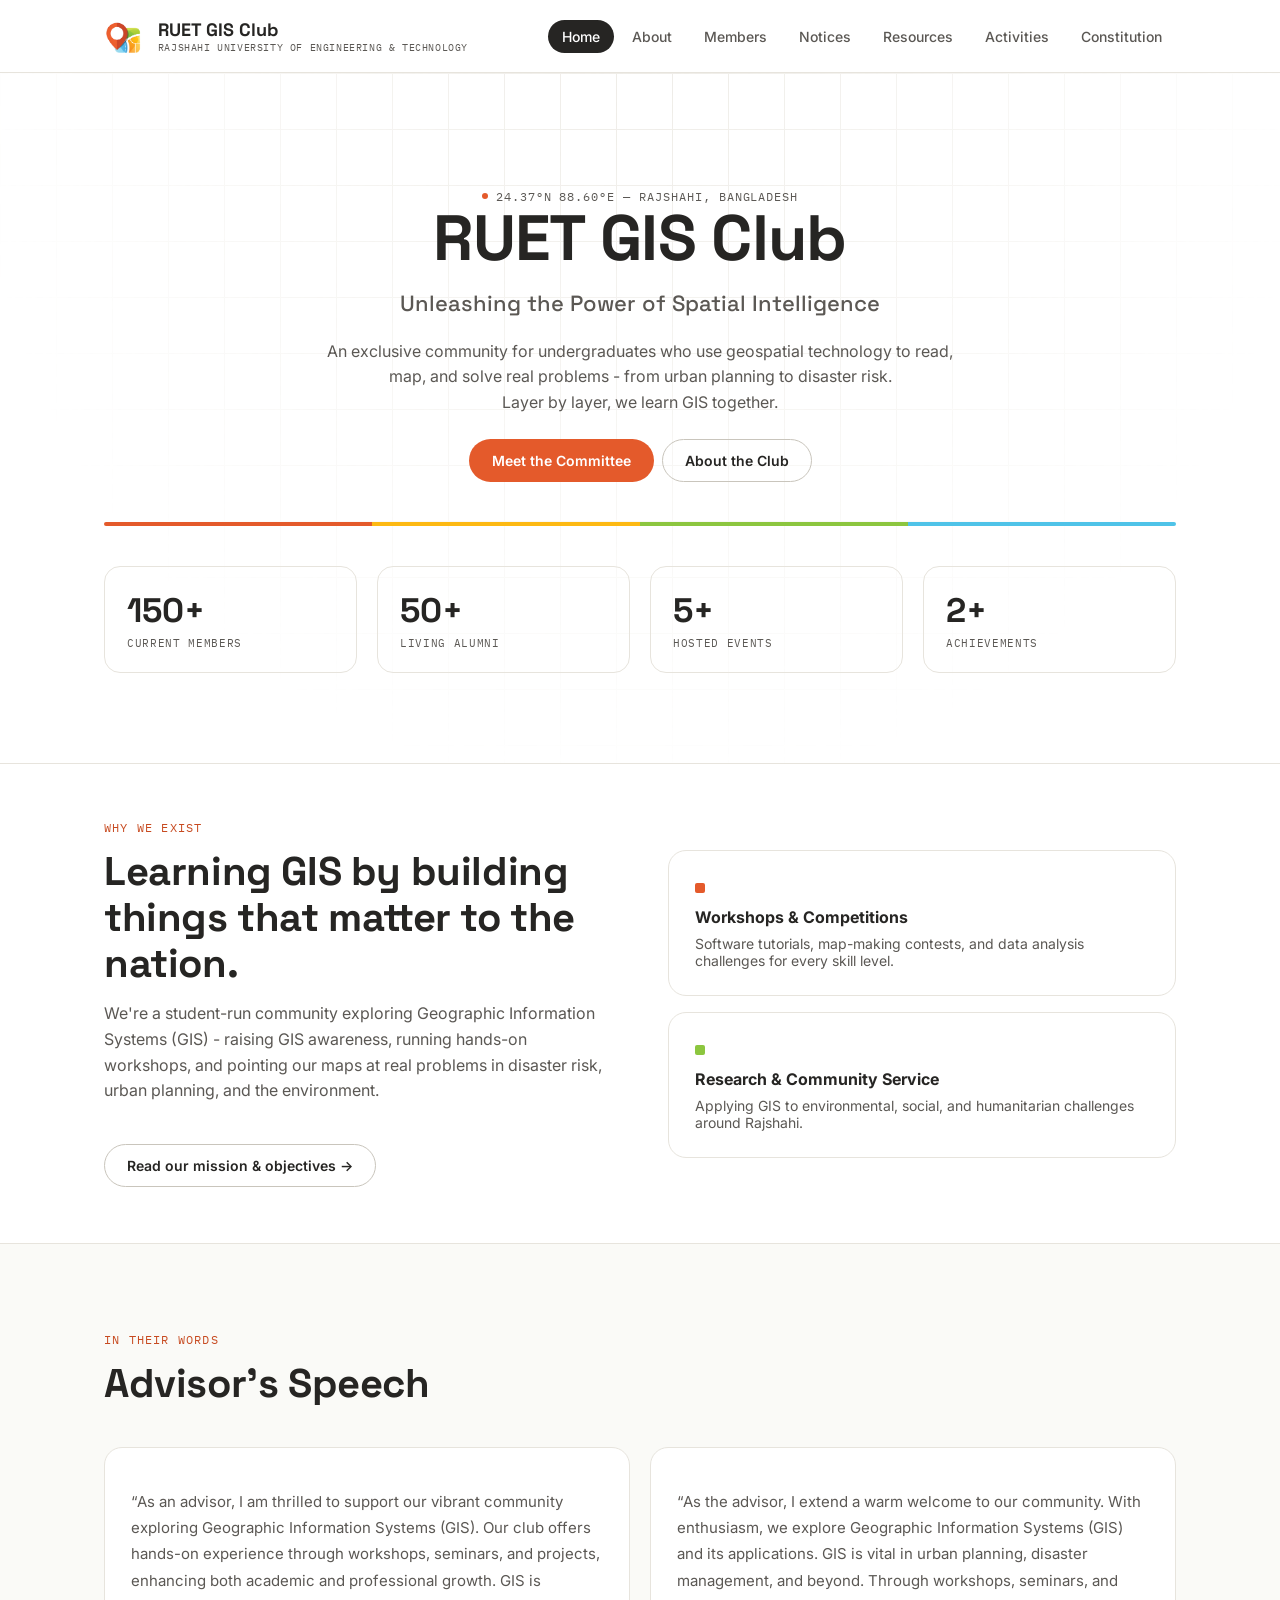
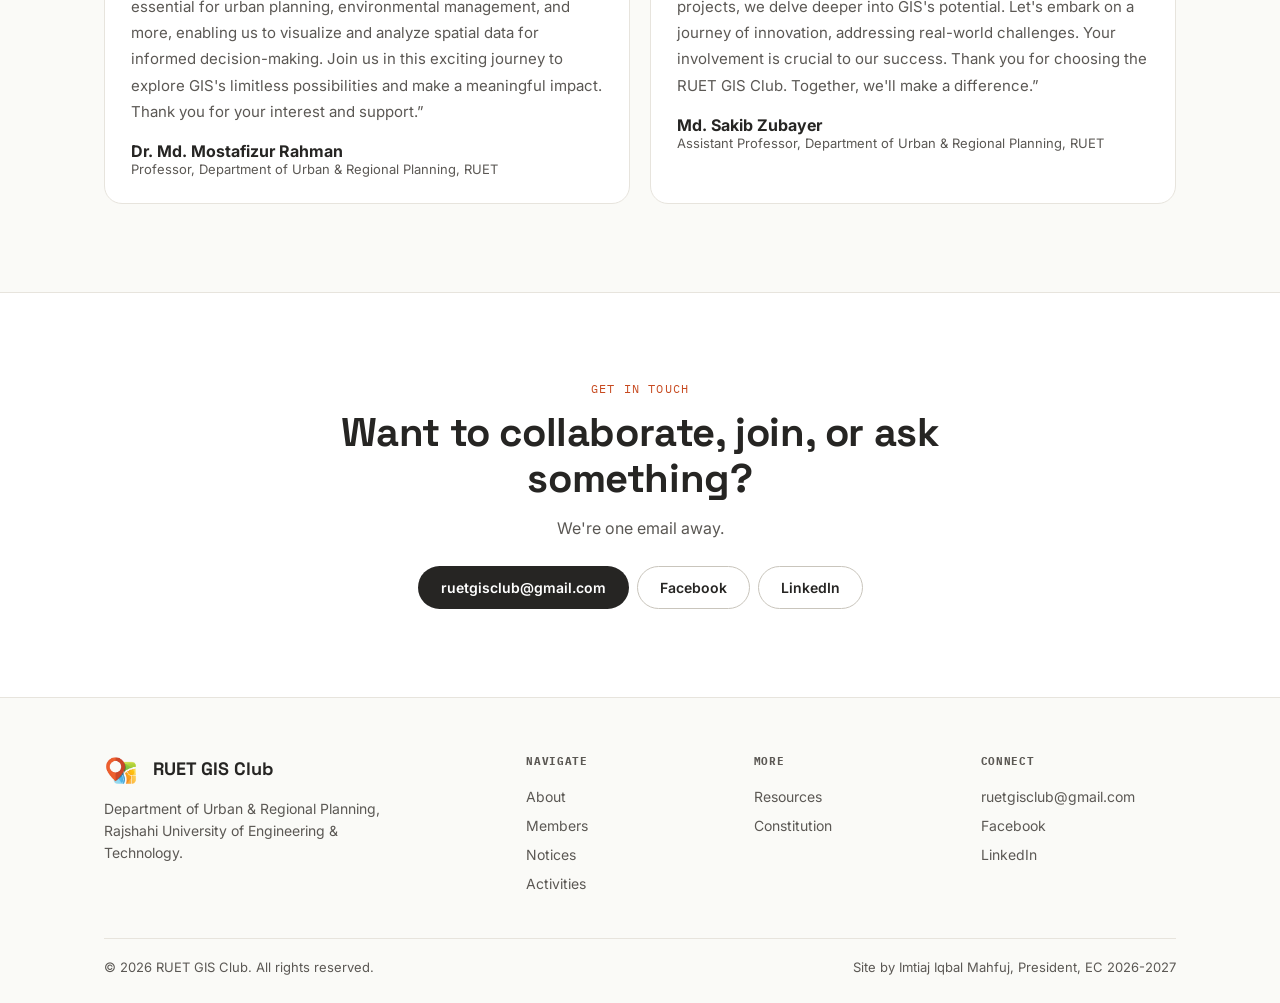
<file: index.html>
<!doctype html>
<html lang="en">
<head>
<meta charset="utf-8"/>
<meta name="viewport" content="width=device-width, initial-scale=1"/>
<title>RUET GIS Club</title>
<meta name="description" content="RUET GIS Club is the official Geographic Information Systems community at Rajshahi University of Engineering & Technology. Workshops, research, and mapping for RUET undergraduates.">
<link rel="icon" type="image/png" href="Assets/favicon.png">
<link rel="preconnect" href="https://fonts.googleapis.com">
<link href="https://fonts.googleapis.com/css2?family=Space+Grotesk:wght@500;600;700&family=Inter:wght@400;500;600;700&family=IBM+Plex+Mono:wght@400;500&display=swap" rel="stylesheet">
<link rel="stylesheet" href="styles.css">
<script defer src="data.js"></script>
<script defer src="script.js"></script>
</head>
<body data-page="home">

<header id="site-header">
  <div class="wrap nav-inner">
    <a class="brand" href="index.html">
      <img src="Assets/logo-icon-512.png" alt="RUET GIS Club mark">
      <span>RUET GIS Club<small>Rajshahi University of Engineering &amp; Technology</small></span>
    </a>
    <nav class="main-nav">
      <a data-nav="home" href="index.html">Home</a>
      <a data-nav="about" href="about.html">About</a>
      <a data-nav="members" href="members.html">Members</a>
      <a data-nav="notices" href="notices.html">Notices</a>
      <a data-nav="resources" href="resources.html">Resources</a>
      <a data-nav="activities" href="activities.html">Activities</a>
      <a data-nav="constitution" href="constitution.html">Constitution</a>
    </nav>
    <button class="menu-btn" id="menuBtn">Menu</button>
  </div>
  <div id="mobile-nav">
    <a href="index.html">Home</a>
    <a href="about.html">About</a>
    <a href="members.html">Members</a>
    <a href="notices.html">Notices</a>
    <a href="resources.html">Resources</a>
    <a href="activities.html">Activities</a>
    <a href="constitution.html">Constitution</a>
  </div>
</header>

<!-- ============================ HERO ============================ -->
<section style="position:relative; padding:110px 0 90px; overflow:hidden;">
  <div class="hero-grid"></div>
  <div class="wrap" style="position:relative;">
    <div class="center">
      <div class="coord center" style="justify-content:center;">24.37&deg;N 88.60&deg;E &mdash; RAJSHAHI, BANGLADESH</div>
      <h1 class="mt-24" style="font-size:clamp(36px,6vw,64px); max-width:900px; margin:0 auto; line-height:1.08;">
        RUET GIS Club
      </h1>
      <p class="mt-16" style="font-family:var(--font-display); font-weight:500; font-size:clamp(16px,2.4vw,22px); color:var(--rgc-ink-soft); max-width:640px; margin:16px auto 0;">
        Unleashing the Power of Spatial Intelligence
      </p>
      <p class="section-sub center" style="margin:22px auto 0;">
        An exclusive community for undergraduates who use geospatial technology to read, map, and solve
        real problems - from urban planning to disaster risk. <br>Layer by layer, we learn GIS together.
      </p>
      <div class="pill-row center mt-24" style="justify-content:center;">
        <a class="btn btn-accent" href="members.html">Meet the Committee</a>
        <a class="btn btn-outline" href="about.html">About the Club</a>
      </div>
    </div>

    <div class="layer-divider mt-40" style="border-radius:999px;">
      <span class="l1"></span><span class="l2"></span><span class="l3"></span><span class="l4"></span>
    </div>

    <div class="grid grid-4 mt-40" id="heroStats"></div>
  </div>
</section>

<!-- ============================ MISSION TEASER ============================ -->
<section class="tight" style="border-top:1px solid var(--rgc-line);">
  <div class="wrap grid grid-2" style="align-items:center; gap:56px;">
    <div>
      <span class="eyebrow">Why we exist</span>
      <h2 class="section-title">Learning GIS by building things that matter to the nation.</h2>
      <p class="section-sub">
        We're a student-run community exploring Geographic Information Systems (GIS) -
        raising GIS awareness, running hands-on workshops, and pointing our maps at real
        problems in disaster risk, urban planning, and the environment.
      </p>
      <a class="btn btn-outline mt-24" href="about.html">Read our mission &amp; objectives &rarr;</a>
    </div>
    <div class="grid" style="gap:16px;">
      <div class="card">
        <span class="layer-tag"><i class="i1"></i></span>
        <div style="font-weight:700; margin-top:10px;">Workshops &amp; Competitions</div>
        <div class="text-soft mt-8" style="font-size:14px;">Software tutorials, map-making contests, and data analysis challenges for every skill level.</div>
      </div>
      <div class="card">
        <span class="layer-tag"><i class="i3"></i></span>
        <div style="font-weight:700; margin-top:10px;">Research &amp; Community Service</div>
        <div class="text-soft mt-8" style="font-size:14px;">Applying GIS to environmental, social, and humanitarian challenges around Rajshahi.</div>
      </div>
    </div>
  </div>
</section>

<!-- ============================ ADVISOR SPEECHES ============================ -->
<section style="background:var(--rgc-paper-soft); border-top:1px solid var(--rgc-line); border-bottom:1px solid var(--rgc-line);">
  <div class="wrap">
    <span class="eyebrow">In their words</span>
    <h2 class="section-title">Advisor's Speech</h2>
    <div class="grid grid-2 mt-40" id="advisorSpeeches"></div>
  </div>
</section>

<!-- ============================ GET IN TOUCH ============================ -->
<section>
  <div class="wrap center">
    <span class="eyebrow">Get in touch</span>
    <h2 class="section-title" style="margin:0 auto;">Want to collaborate, join, or ask something?</h2>
    <p class="section-sub center" style="margin:14px auto 0;">We're one email away.</p>
    <div class="pill-row center mt-24" style="justify-content:center;">
      <a class="btn btn-primary" href="mailto:ruetgisclub@gmail.com">ruetgisclub@gmail.com</a>
      <a class="btn btn-outline" href="https://facebook.com/ruetgisclub">Facebook</a>
      <a class="btn btn-outline" href="https://linkedin.com/company/ruetgisclub">LinkedIn</a>
    </div>
  </div>
</section>

<footer id="site-footer">
  <div class="wrap">
    <div class="footer-grid">
      <div>
        <div class="brand" style="margin-bottom:10px;">
          <img src="Assets/logo-icon-512.png" alt="RUET GIS Club mark" style="height:30px;">
          <span>RUET GIS Club</span>
        </div>
        <p class="text-soft" style="font-size:14px; max-width:280px; line-height:1.6;">
          Department of Urban &amp; Regional Planning, Rajshahi University of Engineering &amp; Technology.
        </p>
      </div>
      <div>
        <h4>Navigate</h4>
        <a href="about.html">About</a>
        <a href="members.html">Members</a>
        <a href="notices.html">Notices</a>
        <a href="activities.html">Activities</a>
      </div>
      <div>
        <h4>More</h4>
        <a href="resources.html">Resources</a>
        <a href="constitution.html">Constitution</a>
      </div>
      <div>
        <h4>Connect</h4>
        <a href="mailto:ruetgisclub@gmail.com" data-site-email>ruetgisclub@gmail.com</a>
        <a href="https://facebook.com/ruetgisclub">Facebook</a>
        <a href="https://linkedin.com/company/ruetgisclub">LinkedIn</a>
      </div>
    </div>
    <div class="footer-bottom">
      <span>&copy; <span id="copyYear"></span> RUET GIS Club. All rights reserved.</span>
      <span>Site by Imtiaj Iqbal Mahfuj, President, EC 2026-2027</span>
    </div>
  </div>
</footer>

</body>
</html>
</file>
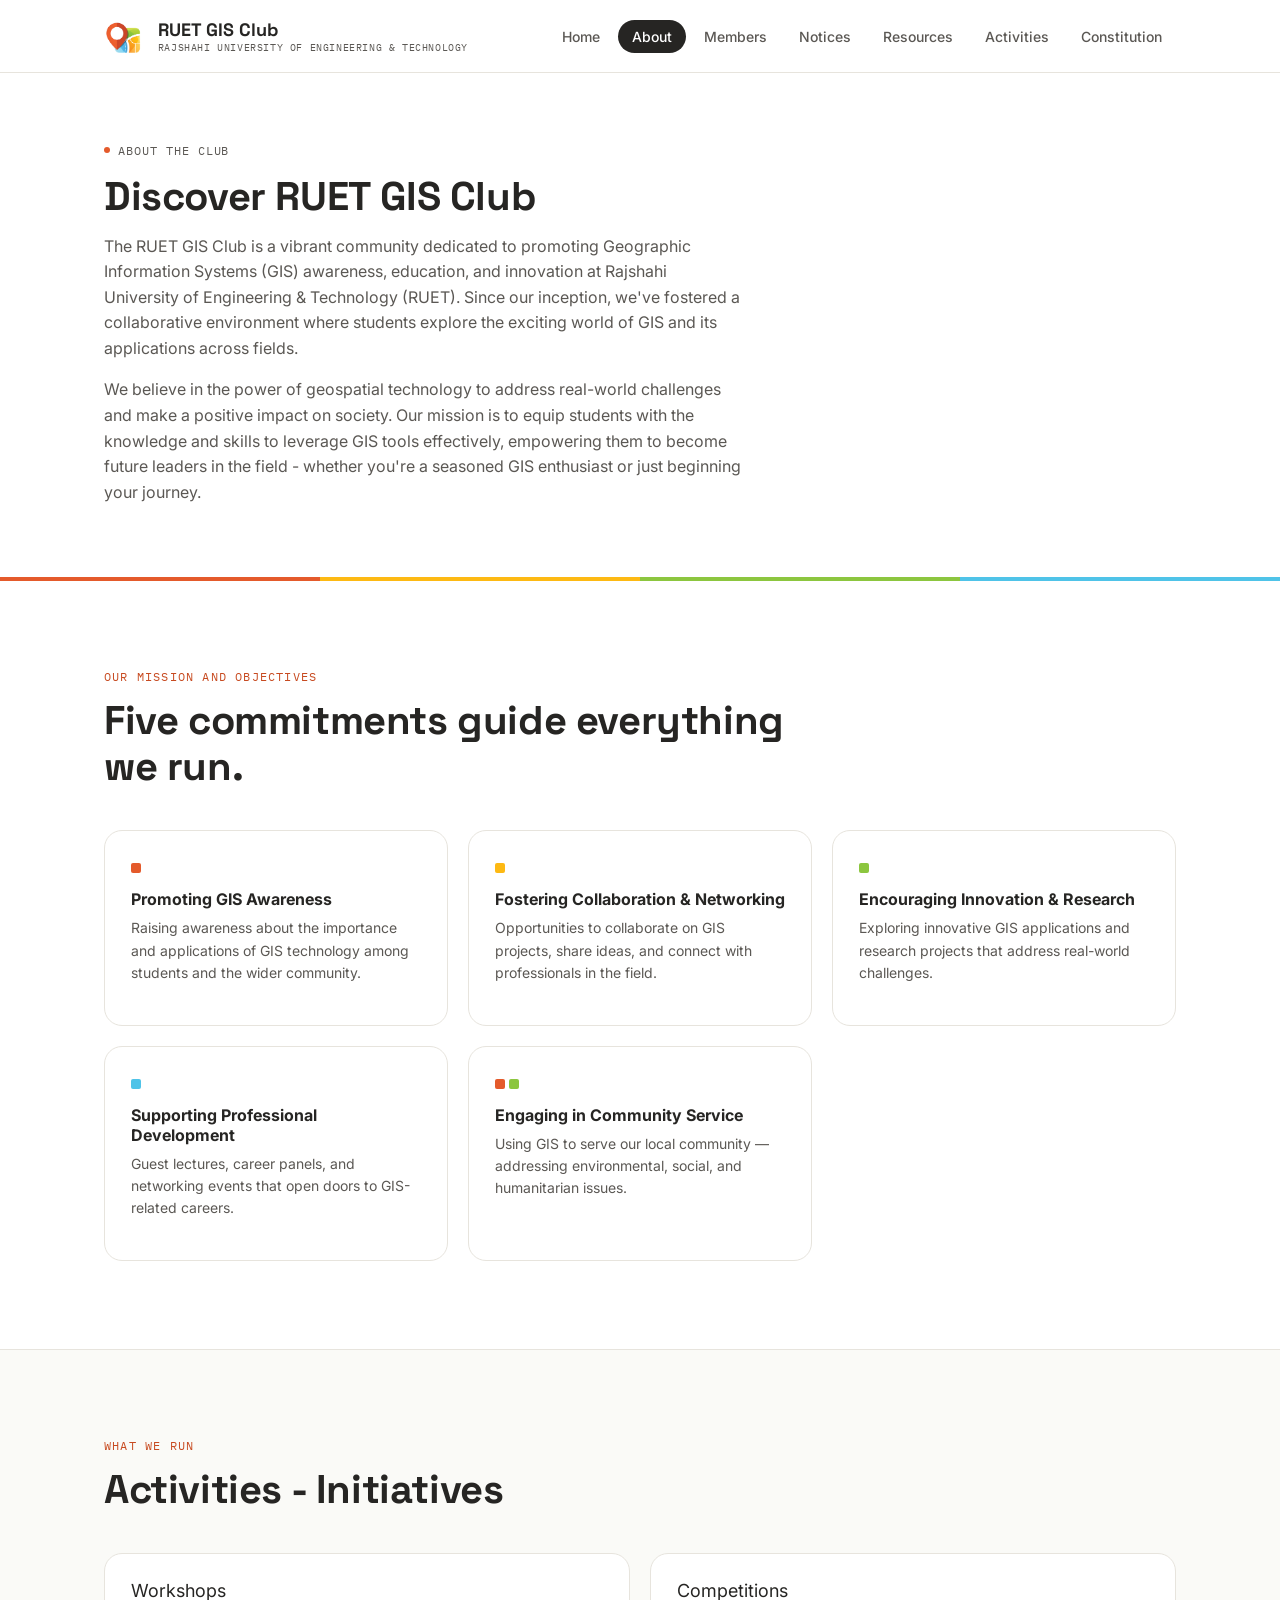
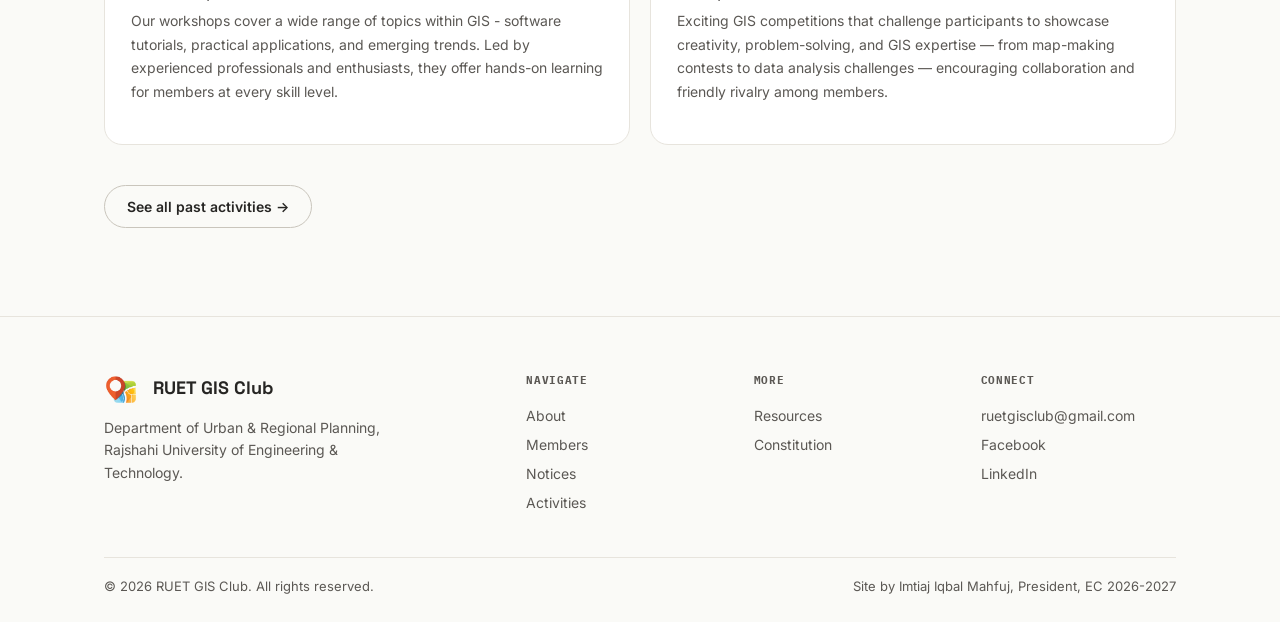
<file: about.html>
<!doctype html>
<html lang="en">
<head>
<meta charset="utf-8"/>
<meta name="viewport" content="width=device-width, initial-scale=1"/>
<title>About — RUET GIS Club</title>
<meta name="description" content="Our mission, objectives, and activities — RUET GIS Club, Rajshahi University of Engineering & Technology.">
<link rel="icon" type="image/png" href="Assets/favicon.png">
<link rel="preconnect" href="https://fonts.googleapis.com">
<link href="https://fonts.googleapis.com/css2?family=Space+Grotesk:wght@500;600;700&family=Inter:wght@400;500;600;700&family=IBM+Plex+Mono:wght@400;500&display=swap" rel="stylesheet">
<link rel="stylesheet" href="styles.css">
<script defer src="data.js"></script>
<script defer src="script.js"></script>
</head>
<body data-page="about">

<header id="site-header">
  <div class="wrap nav-inner">
    <a class="brand" href="index.html">
      <img src="Assets/logo-icon-512.png" alt="RUET GIS Club mark">
      <span>RUET GIS Club<small>Rajshahi University of Engineering &amp; Technology</small></span>
    </a>
    <nav class="main-nav">
      <a data-nav="home" href="index.html">Home</a>
      <a data-nav="about" href="about.html">About</a>
      <a data-nav="members" href="members.html">Members</a>
      <a data-nav="notices" href="notices.html">Notices</a>
      <a data-nav="resources" href="resources.html">Resources</a>
      <a data-nav="activities" href="activities.html">Activities</a>
      <a data-nav="constitution" href="constitution.html">Constitution</a>
    </nav>
    <button class="menu-btn" id="menuBtn">Menu</button>
  </div>
  <div id="mobile-nav">
    <a href="index.html">Home</a>
    <a href="about.html">About</a>
    <a href="members.html">Members</a>
    <a href="notices.html">Notices</a>
    <a href="resources.html">Resources</a>
    <a href="activities.html">Activities</a>
    <a href="constitution.html">Constitution</a>
  </div>
</header>

<section class="tight" style="padding-top:64px;">
  <div class="wrap">
    <span class="coord">ABOUT THE CLUB</span>
    <h1 class="section-title mt-16">Discover RUET GIS Club</h1>
    <p class="section-sub">
      The RUET GIS Club is a vibrant community dedicated to promoting Geographic Information Systems (GIS)
      awareness, education, and innovation at Rajshahi University of Engineering &amp; Technology (RUET).
      Since our inception, we've fostered a collaborative environment where students explore the exciting
      world of GIS and its applications across fields.
    </p>
    <p class="section-sub">
      We believe in the power of geospatial technology to address real-world challenges and make a positive
      impact on society. Our mission is to equip students with the knowledge and skills to leverage GIS tools
      effectively, empowering them to become future leaders in the field - whether you're a seasoned GIS
      enthusiast or just beginning your journey.
    </p>
  </div>
</section>

<div class="layer-divider"><span class="l1"></span><span class="l2"></span><span class="l3"></span><span class="l4"></span></div>

<section>
  <div class="wrap">
    <span class="eyebrow">Our mission and objectives</span>
    <h2 class="section-title">Five commitments guide everything we run.</h2>
    <div class="grid grid-3 mt-40">
      <div class="card">
        <span class="layer-tag"><i class="i1"></i></span>
        <div style="font-weight:700; margin-top:12px;">Promoting GIS Awareness</div>
        <p class="text-soft mt-8" style="font-size:14px; line-height:1.6;">Raising awareness about the importance and applications of GIS technology among students and the wider community.</p>
      </div>
      <div class="card">
        <span class="layer-tag"><i class="i2"></i></span>
        <div style="font-weight:700; margin-top:12px;">Fostering Collaboration &amp; Networking</div>
        <p class="text-soft mt-8" style="font-size:14px; line-height:1.6;">Opportunities to collaborate on GIS projects, share ideas, and connect with professionals in the field.</p>
      </div>
      <div class="card">
        <span class="layer-tag"><i class="i3"></i></span>
        <div style="font-weight:700; margin-top:12px;">Encouraging Innovation &amp; Research</div>
        <p class="text-soft mt-8" style="font-size:14px; line-height:1.6;">Exploring innovative GIS applications and research projects that address real-world challenges.</p>
      </div>
      <div class="card">
        <span class="layer-tag"><i class="i4"></i></span>
        <div style="font-weight:700; margin-top:12px;">Supporting Professional Development</div>
        <p class="text-soft mt-8" style="font-size:14px; line-height:1.6;">Guest lectures, career panels, and networking events that open doors to GIS-related careers.</p>
      </div>
      <div class="card">
        <span class="layer-tag"><i class="i1"></i><i class="i3"></i></span>
        <div style="font-weight:700; margin-top:12px;">Engaging in Community Service</div>
        <p class="text-soft mt-8" style="font-size:14px; line-height:1.6;">Using GIS to serve our local community &mdash; addressing environmental, social, and humanitarian issues.</p>
      </div>
    </div>
  </div>
</section>

<section style="background:var(--rgc-paper-soft); border-top:1px solid var(--rgc-line);">
  <div class="wrap">
    <span class="eyebrow">What we run</span>
    <h2 class="section-title">Activities - Initiatives</h2>
    <div class="grid grid-2 mt-40">
      <div class="card">
        <div class="name" style="font-size:18px;">Workshops</div>
        <p class="text-soft mt-8" style="font-size:14px; line-height:1.7;">
          Our workshops cover a wide range of topics within GIS - software tutorials, practical
          applications, and emerging trends. Led by experienced professionals and enthusiasts, they offer
          hands-on learning for members at every skill level.
        </p>
      </div>
      <div class="card">
        <div class="name" style="font-size:18px;">Competitions</div>
        <p class="text-soft mt-8" style="font-size:14px; line-height:1.7;">
          Exciting GIS competitions that challenge participants to showcase creativity, problem-solving,
          and GIS expertise &mdash; from map-making contests to data analysis challenges &mdash; encouraging
          collaboration and friendly rivalry among members.
        </p>
      </div>
    </div>
    <a class="btn btn-outline mt-40" href="activities.html">See all past activities &rarr;</a>
  </div>
</section>

<footer id="site-footer">
  <div class="wrap">
    <div class="footer-grid">
      <div>
        <div class="brand" style="margin-bottom:10px;">
          <img src="Assets/logo-icon-512.png" alt="RUET GIS Club mark" style="height:30px;">
          <span>RUET GIS Club</span>
        </div>
        <p class="text-soft" style="font-size:14px; max-width:280px; line-height:1.6;">
          Department of Urban &amp; Regional Planning, Rajshahi University of Engineering &amp; Technology.
        </p>
      </div>
      <div>
        <h4>Navigate</h4>
        <a href="about.html">About</a>
        <a href="members.html">Members</a>
        <a href="notices.html">Notices</a>
        <a href="activities.html">Activities</a>
      </div>
      <div>
        <h4>More</h4>
        <a href="resources.html">Resources</a>
        <a href="constitution.html">Constitution</a>
      </div>
      <div>
        <h4>Connect</h4>
        <a href="mailto:ruetgisclub@gmail.com" data-site-email>ruetgisclub@gmail.com</a>
        <a href="https://facebook.com/ruetgisclub">Facebook</a>
        <a href="https://linkedin.com/company/ruetgisclub">LinkedIn</a>
      </div>
    </div>
    <div class="footer-bottom">
      <span>&copy; <span id="copyYear"></span> RUET GIS Club. All rights reserved.</span>
      <span>Site by Imtiaj Iqbal Mahfuj, President, EC 2026-2027</span>
    </div>
  </div>
</footer>

</body>
</html>
</file>
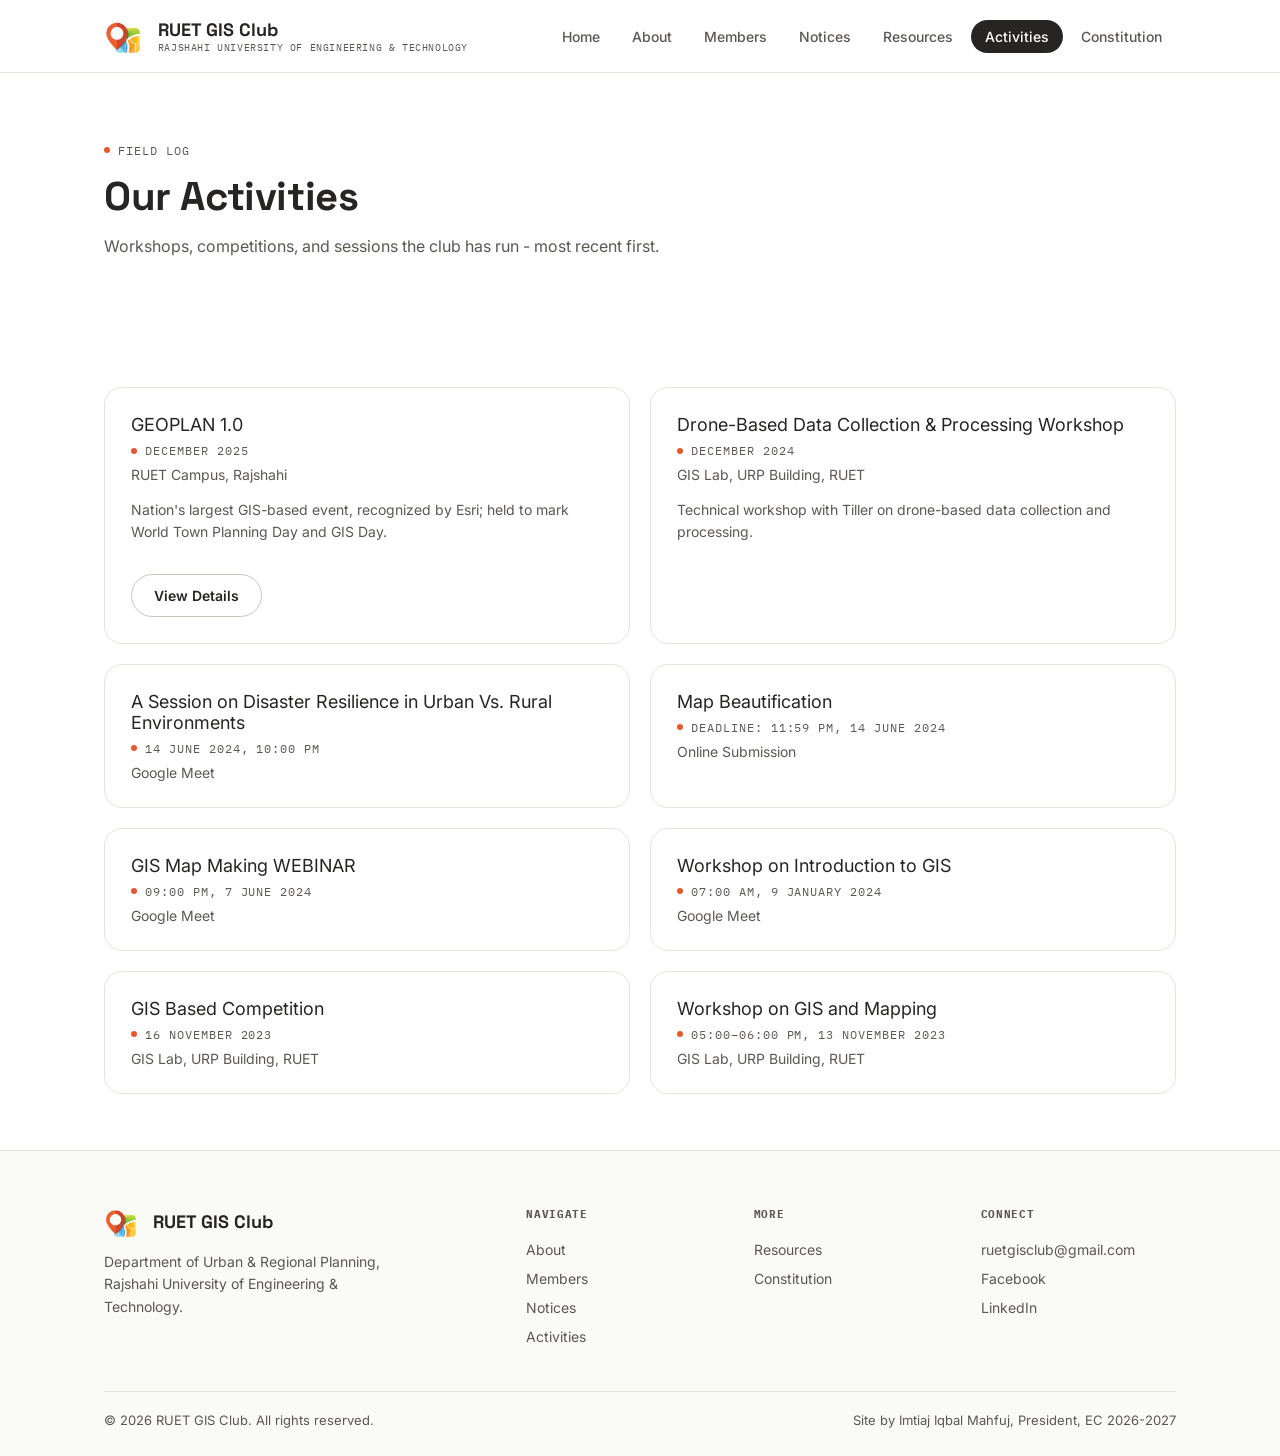
<file: activities.html>
<!doctype html>
<html lang="en">
<head>
<meta charset="utf-8"/>
<meta name="viewport" content="width=device-width, initial-scale=1"/>
<title>Activities — RUET GIS Club</title>
<meta name="description" content="Workshops, competitions, and events hosted by RUET GIS Club.">
<link rel="icon" type="image/png" href="Assets/favicon.png">
<link rel="preconnect" href="https://fonts.googleapis.com">
<link href="https://fonts.googleapis.com/css2?family=Space+Grotesk:wght@500;600;700&family=Inter:wght@400;500;600;700&family=IBM+Plex+Mono:wght@400;500&display=swap" rel="stylesheet">
<link rel="stylesheet" href="styles.css">
<script defer src="data.js"></script>
<script defer src="script.js"></script>
</head>
<body data-page="activities">

<header id="site-header">
  <div class="wrap nav-inner">
    <a class="brand" href="index.html">
      <img src="Assets/logo-icon-512.png" alt="RUET GIS Club mark">
      <span>RUET GIS Club<small>Rajshahi University of Engineering &amp; Technology</small></span>
    </a>
    <nav class="main-nav">
      <a data-nav="home" href="index.html">Home</a>
      <a data-nav="about" href="about.html">About</a>
      <a data-nav="members" href="members.html">Members</a>
      <a data-nav="notices" href="notices.html">Notices</a>
      <a data-nav="resources" href="resources.html">Resources</a>
      <a data-nav="activities" href="activities.html">Activities</a>
      <a data-nav="constitution" href="constitution.html">Constitution</a>
    </nav>
    <button class="menu-btn" id="menuBtn">Menu</button>
  </div>
  <div id="mobile-nav">
    <a href="index.html">Home</a>
    <a href="about.html">About</a>
    <a href="members.html">Members</a>
    <a href="notices.html">Notices</a>
    <a href="resources.html">Resources</a>
    <a href="activities.html">Activities</a>
    <a href="constitution.html">Constitution</a>
  </div>
</header>

<section class="tight" style="padding-top:64px;">
  <div class="wrap">
    <span class="coord">FIELD LOG</span>
    <h1 class="section-title mt-16">Our Activities</h1>
    <p class="section-sub">Workshops, competitions, and sessions the club has run - most recent first.</p>
  </div>
</section>

<section class="tight">
  <div class="wrap">
    <div class="grid grid-2" id="activityList"></div>
  </div>
</section>

<footer id="site-footer">
  <div class="wrap">
    <div class="footer-grid">
      <div>
        <div class="brand" style="margin-bottom:10px;">
          <img src="Assets/logo-icon-512.png" alt="RUET GIS Club mark" style="height:30px;">
          <span>RUET GIS Club</span>
        </div>
        <p class="text-soft" style="font-size:14px; max-width:280px; line-height:1.6;">
          Department of Urban &amp; Regional Planning, Rajshahi University of Engineering &amp; Technology.
        </p>
      </div>
      <div>
        <h4>Navigate</h4>
        <a href="about.html">About</a>
        <a href="members.html">Members</a>
        <a href="notices.html">Notices</a>
        <a href="activities.html">Activities</a>
      </div>
      <div>
        <h4>More</h4>
        <a href="resources.html">Resources</a>
        <a href="constitution.html">Constitution</a>
      </div>
      <div>
        <h4>Connect</h4>
        <a href="mailto:ruetgisclub@gmail.com" data-site-email>ruetgisclub@gmail.com</a>
        <a href="https://facebook.com/ruetgisclub">Facebook</a>
        <a href="https://linkedin.com/company/ruetgisclub">LinkedIn</a>
      </div>
    </div>
    <div class="footer-bottom">
      <span>&copy; <span id="copyYear"></span> RUET GIS Club. All rights reserved.</span>
      <span>Site by Imtiaj Iqbal Mahfuj, President, EC 2026-2027</span>
    </div>
  </div>
</footer>

</body>
</html>
</file>
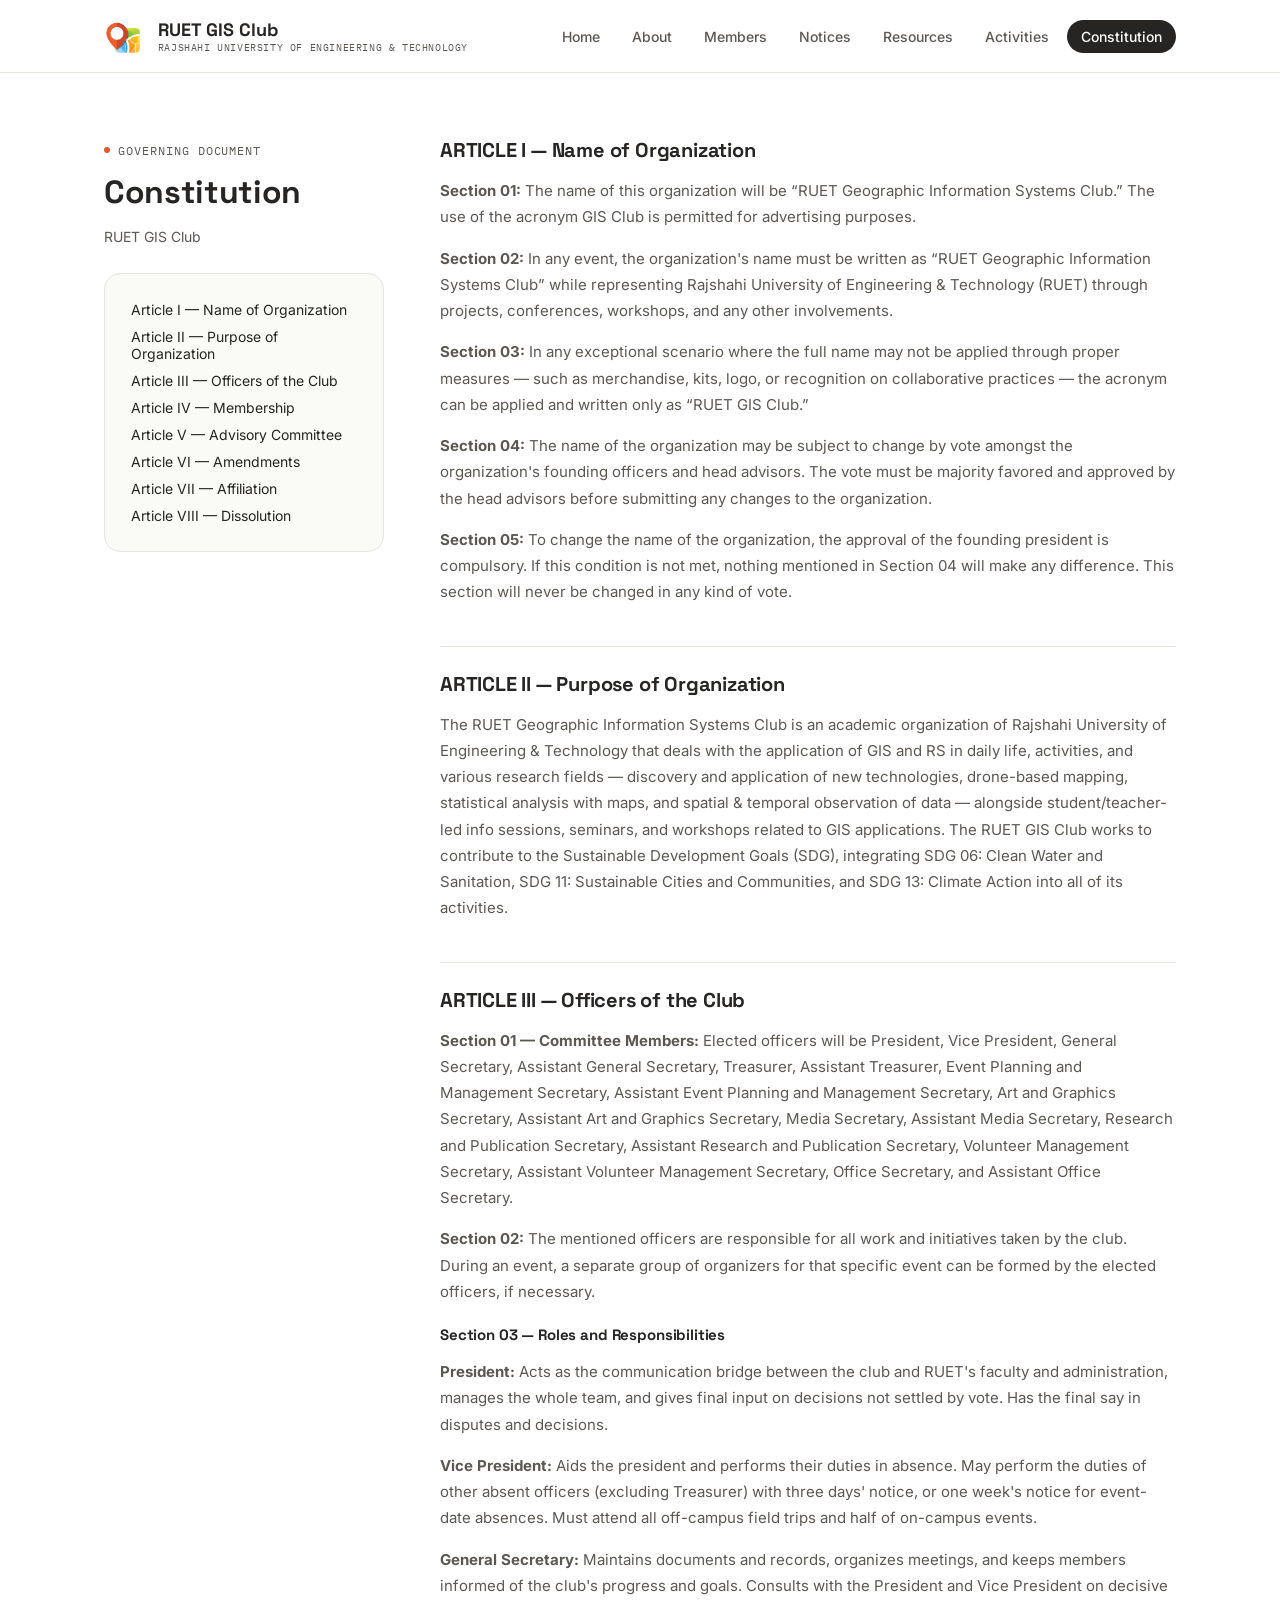
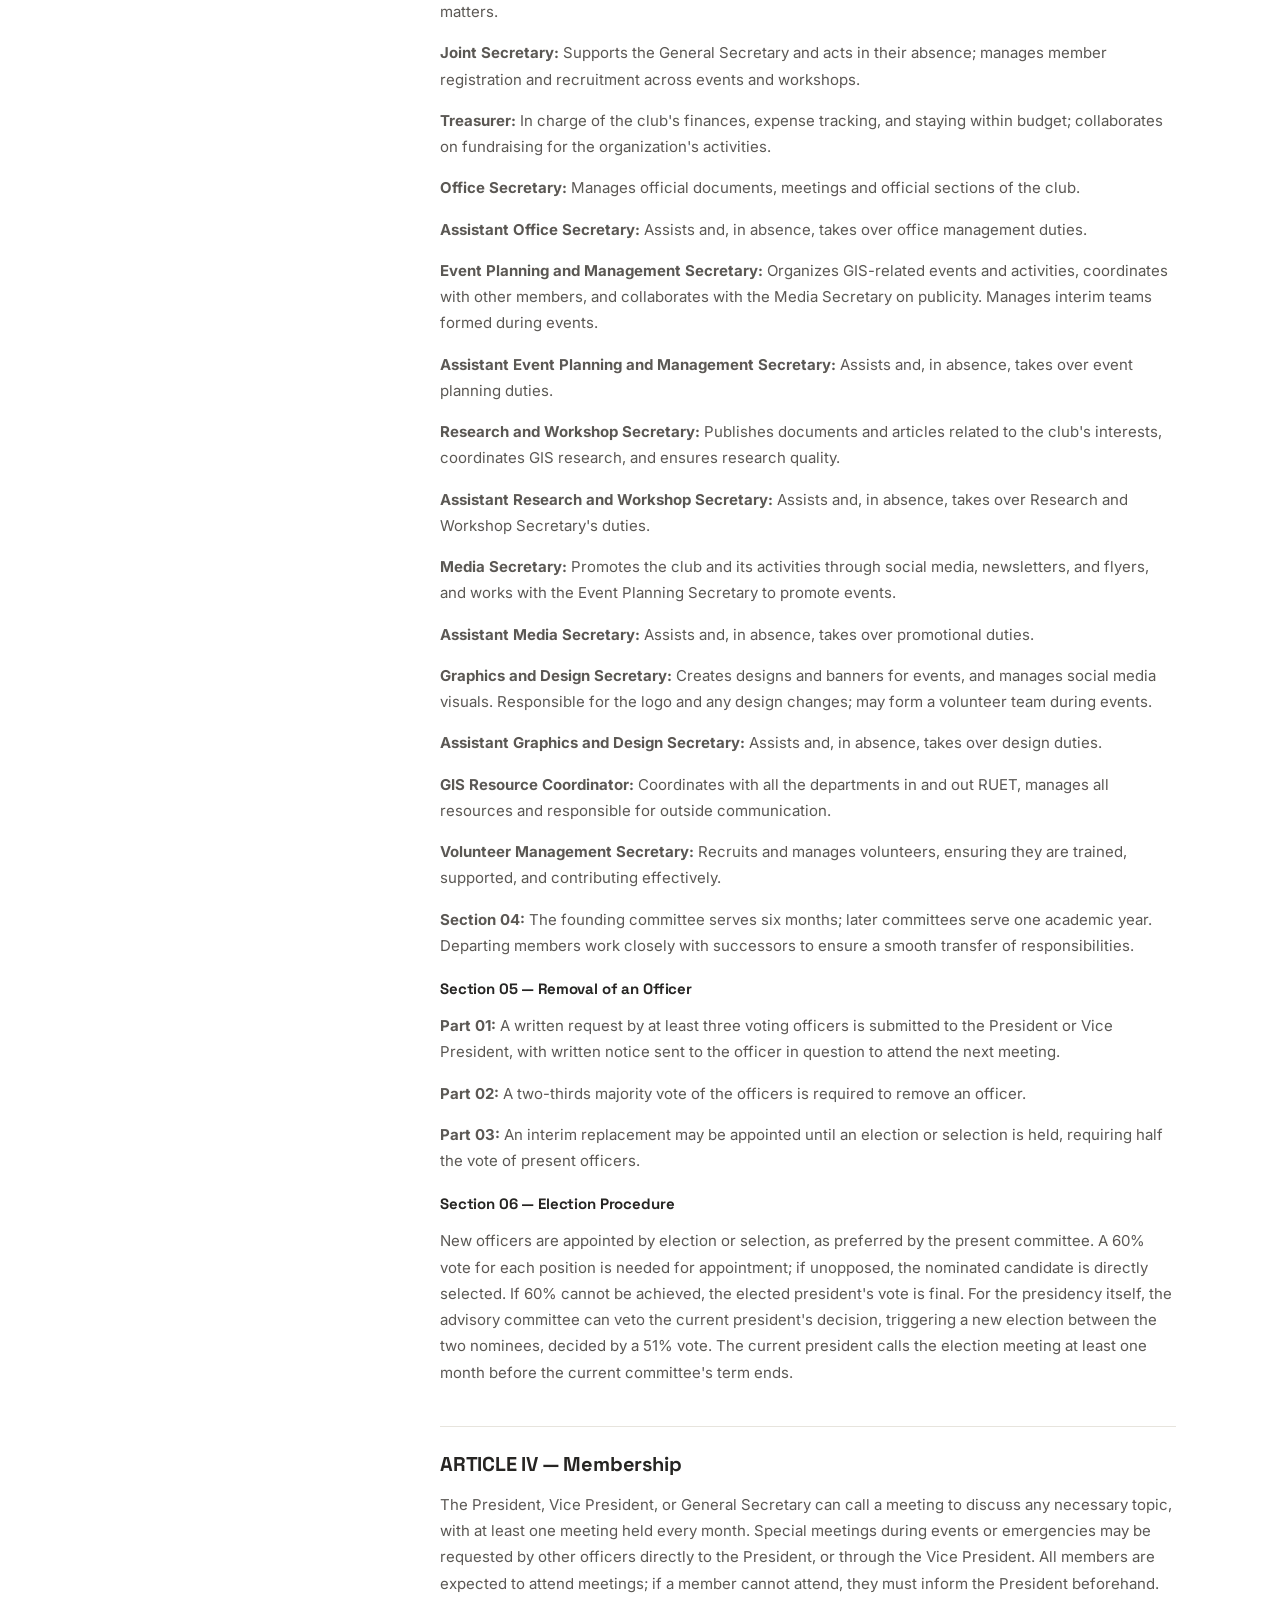
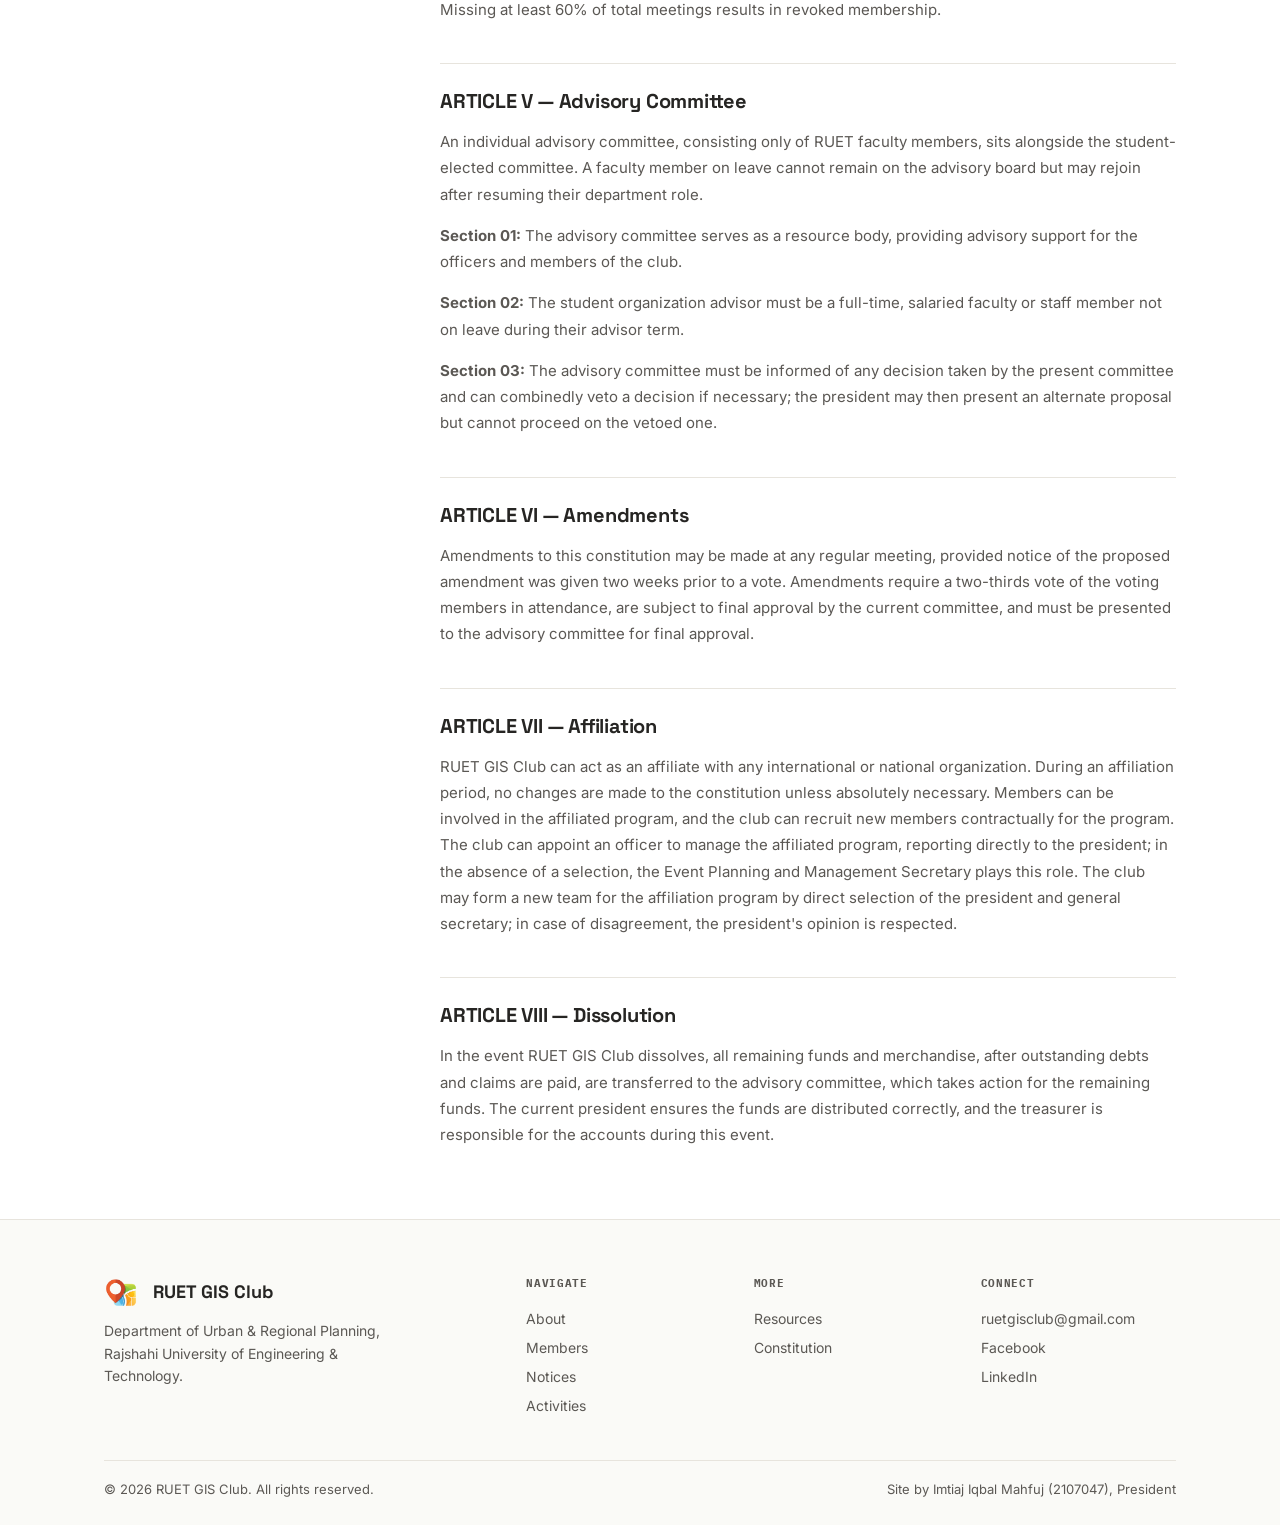
<file: constitution.html>
<!doctype html>
<html lang="en">
<head>
<meta charset="utf-8"/>
<meta name="viewport" content="width=device-width, initial-scale=1"/>
<title>Constitution — RUET GIS Club</title>
<meta name="description" content="The full constitution of RUET GIS Club.">
<link rel="icon" type="image/png" href="Assets/favicon.png">
<link rel="preconnect" href="https://fonts.googleapis.com">
<link href="https://fonts.googleapis.com/css2?family=Space+Grotesk:wght@500;600;700&family=Inter:wght@400;500;600;700&family=IBM+Plex+Mono:wght@400;500&display=swap" rel="stylesheet">
<link rel="stylesheet" href="styles.css">
<script defer src="data.js"></script>
<script defer src="script.js"></script>
</head>
<body data-page="constitution">

<header id="site-header">
  <div class="wrap nav-inner">
    <a class="brand" href="index.html">
      <img src="Assets/logo-icon-512.png" alt="RUET GIS Club mark">
      <span>RUET GIS Club<small>Rajshahi University of Engineering &amp; Technology</small></span>
    </a>
    <nav class="main-nav">
      <a data-nav="home" href="index.html">Home</a>
      <a data-nav="about" href="about.html">About</a>
      <a data-nav="members" href="members.html">Members</a>
      <a data-nav="notices" href="notices.html">Notices</a>
      <a data-nav="resources" href="resources.html">Resources</a>
      <a data-nav="activities" href="activities.html">Activities</a>
      <a data-nav="constitution" href="constitution.html">Constitution</a>
    </nav>
    <button class="menu-btn" id="menuBtn">Menu</button>
  </div>
  <div id="mobile-nav">
    <a href="index.html">Home</a>
    <a href="about.html">About</a>
    <a href="members.html">Members</a>
    <a href="notices.html">Notices</a>
    <a href="resources.html">Resources</a>
    <a href="activities.html">Activities</a>
    <a href="constitution.html">Constitution</a>
  </div>
</header>

<section class="tight" style="padding-top:64px;">
  <div class="wrap grid" style="grid-template-columns: 280px 1fr; gap:56px; align-items:start;">
    <div>
      <span class="coord">GOVERNING DOCUMENT</span>
      <h1 class="section-title mt-16" style="font-size:32px;">Constitution</h1>
      <p class="text-soft mt-16" style="font-size:14px; line-height:1.6;">RUET GIS Club</p>
      <div class="const-toc mt-24">
        <a href="#art1">Article I &mdash; Name of Organization</a>
        <a href="#art2">Article II &mdash; Purpose of Organization</a>
        <a href="#art3">Article III &mdash; Officers of the Club</a>
        <a href="#art4">Article IV &mdash; Membership</a>
        <a href="#art5">Article V &mdash; Advisory Committee</a>
        <a href="#art6">Article VI &mdash; Amendments</a>
        <a href="#art7">Article VII &mdash; Affiliation</a>
        <a href="#art8">Article VIII &mdash; Dissolution</a>
      </div>
    </div>

    <div class="article-block">

      <h3 id="art1" style="margin-top:0; padding-top:0; border-top:none;">ARTICLE I &mdash; Name of Organization</h3>
      <p><strong>Section 01:</strong> The name of this organization will be &ldquo;RUET Geographic Information Systems Club.&rdquo; The use of the acronym GIS Club is permitted for advertising purposes.</p>
      <p><strong>Section 02:</strong> In any event, the organization's name must be written as &ldquo;RUET Geographic Information Systems Club&rdquo; while representing Rajshahi University of Engineering &amp; Technology (RUET) through projects, conferences, workshops, and any other involvements.</p>
      <p><strong>Section 03:</strong> In any exceptional scenario where the full name may not be applied through proper measures &mdash; such as merchandise, kits, logo, or recognition on collaborative practices &mdash; the acronym can be applied and written only as &ldquo;RUET GIS Club.&rdquo;</p>
      <p><strong>Section 04:</strong> The name of the organization may be subject to change by vote amongst the organization's founding officers and head advisors. The vote must be majority favored and approved by the head advisors before submitting any changes to the organization.</p>
      <p><strong>Section 05:</strong> To change the name of the organization, the approval of the founding president is compulsory. If this condition is not met, nothing mentioned in Section 04 will make any difference. This section will never be changed in any kind of vote.</p>

      <h3 id="art2">ARTICLE II &mdash; Purpose of Organization</h3>
      <p>The RUET Geographic Information Systems Club is an academic organization of Rajshahi University of Engineering &amp; Technology that deals with the application of GIS and RS in daily life, activities, and various research fields &mdash; discovery and application of new technologies, drone-based mapping, statistical analysis with maps, and spatial &amp; temporal observation of data &mdash; alongside student/teacher-led info sessions, seminars, and workshops related to GIS applications. The RUET GIS Club works to contribute to the Sustainable Development Goals (SDG), integrating SDG 06: Clean Water and Sanitation, SDG 11: Sustainable Cities and Communities, and SDG 13: Climate Action into all of its activities.</p>

      <h3 id="art3">ARTICLE III &mdash; Officers of the Club</h3>
      <p><strong>Section 01 &mdash; Committee Members:</strong> Elected officers will be President, Vice President, General Secretary, Assistant General Secretary, Treasurer, Assistant Treasurer, Event Planning and Management Secretary, Assistant Event Planning and Management Secretary, Art and Graphics Secretary, Assistant Art and Graphics Secretary, Media Secretary, Assistant Media Secretary, Research and Publication Secretary, Assistant Research and Publication Secretary, Volunteer Management Secretary, Assistant Volunteer Management Secretary, Office Secretary, and Assistant Office Secretary.</p>
      <p><strong>Section 02:</strong> The mentioned officers are responsible for all work and initiatives taken by the club. During an event, a separate group of organizers for that specific event can be formed by the elected officers, if necessary.</p>

      <h4>Section 03 &mdash; Roles and Responsibilities</h4>
      <p><strong>President:</strong> Acts as the communication bridge between the club and RUET's faculty and administration, manages the whole team, and gives final input on decisions not settled by vote. Has the final say in disputes and decisions.</p>
      <p><strong>Vice President:</strong> Aids the president and performs their duties in absence. May perform the duties of other absent officers (excluding Treasurer) with three days' notice, or one week's notice for event-date absences. Must attend all off-campus field trips and half of on-campus events.</p>
      <p><strong>General Secretary:</strong> Maintains documents and records, organizes meetings, and keeps members informed of the club's progress and goals. Consults with the President and Vice President on decisive matters.</p>
      <p><strong>Joint Secretary:</strong> Supports the General Secretary and acts in their absence; manages member registration and recruitment across events and workshops.</p>
      <p><strong>Treasurer:</strong> In charge of the club's finances, expense tracking, and staying within budget; collaborates on fundraising for the organization's activities.</p>
      <p><strong>Office Secretary:</strong> Manages official documents, meetings and official sections of the club.</p>
      <p><strong>Assistant Office Secretary:</strong> Assists and, in absence, takes over office management duties.</p>
      <p><strong>Event Planning and Management Secretary:</strong> Organizes GIS-related events and activities, coordinates with other members, and collaborates with the Media Secretary on publicity. Manages interim teams formed during events.</p>
      <p><strong>Assistant Event Planning and Management Secretary:</strong> Assists and, in absence, takes over event planning duties.</p>
      <p><strong>Research and Workshop Secretary:</strong> Publishes documents and articles related to the club's interests, coordinates GIS research, and ensures research quality.</p>
      <p><strong>Assistant Research and Workshop Secretary:</strong> Assists and, in absence, takes over Research and Workshop Secretary's duties.</p>
      <p><strong>Media Secretary:</strong> Promotes the club and its activities through social media, newsletters, and flyers, and works with the Event Planning Secretary to promote events.</p>
      <p><strong>Assistant Media Secretary:</strong> Assists and, in absence, takes over promotional duties.</p>
      <p><strong>Graphics and Design Secretary:</strong> Creates designs and banners for events, and manages social media visuals. Responsible for the logo and any design changes; may form a volunteer team during events.</p>
      <p><strong>Assistant Graphics and Design Secretary:</strong> Assists and, in absence, takes over design duties.</p>
      <p><strong>GIS Resource Coordinator:</strong> Coordinates with all the departments in and out RUET, manages all resources and responsible for outside communication.</p>
      <p><strong>Volunteer Management Secretary:</strong> Recruits and manages volunteers, ensuring they are trained, supported, and contributing effectively.</p>

      <p><strong>Section 04:</strong> The founding committee serves six months; later committees serve one academic year. Departing members work closely with successors to ensure a smooth transfer of responsibilities.</p>

      <h4>Section 05 &mdash; Removal of an Officer</h4>
      <p><strong>Part 01:</strong> A written request by at least three voting officers is submitted to the President or Vice President, with written notice sent to the officer in question to attend the next meeting.</p>
      <p><strong>Part 02:</strong> A two-thirds majority vote of the officers is required to remove an officer.</p>
      <p><strong>Part 03:</strong> An interim replacement may be appointed until an election or selection is held, requiring half the vote of present officers.</p>

      <h4>Section 06 &mdash; Election Procedure</h4>
      <p>New officers are appointed by election or selection, as preferred by the present committee. A 60% vote for each position is needed for appointment; if unopposed, the nominated candidate is directly selected. If 60% cannot be achieved, the elected president's vote is final. For the presidency itself, the advisory committee can veto the current president's decision, triggering a new election between the two nominees, decided by a 51% vote. The current president calls the election meeting at least one month before the current committee's term ends.</p>

      <h3 id="art4">ARTICLE IV &mdash; Membership</h3>
      <p>The President, Vice President, or General Secretary can call a meeting to discuss any necessary topic, with at least one meeting held every month. Special meetings during events or emergencies may be requested by other officers directly to the President, or through the Vice President. All members are expected to attend meetings; if a member cannot attend, they must inform the President beforehand. Missing at least 60% of total meetings results in revoked membership.</p>

      <h3 id="art5">ARTICLE V &mdash; Advisory Committee</h3>
      <p>An individual advisory committee, consisting only of RUET faculty members, sits alongside the student-elected committee. A faculty member on leave cannot remain on the advisory board but may rejoin after resuming their department role.</p>
      <p><strong>Section 01:</strong> The advisory committee serves as a resource body, providing advisory support for the officers and members of the club.</p>
      <p><strong>Section 02:</strong> The student organization advisor must be a full-time, salaried faculty or staff member not on leave during their advisor term.</p>
      <p><strong>Section 03:</strong> The advisory committee must be informed of any decision taken by the present committee and can combinedly veto a decision if necessary; the president may then present an alternate proposal but cannot proceed on the vetoed one.</p>

      <h3 id="art6">ARTICLE VI &mdash; Amendments</h3>
      <p>Amendments to this constitution may be made at any regular meeting, provided notice of the proposed amendment was given two weeks prior to a vote. Amendments require a two-thirds vote of the voting members in attendance, are subject to final approval by the current committee, and must be presented to the advisory committee for final approval.</p>

      <h3 id="art7">ARTICLE VII &mdash; Affiliation</h3>
      <p>RUET GIS Club can act as an affiliate with any international or national organization. During an affiliation period, no changes are made to the constitution unless absolutely necessary. Members can be involved in the affiliated program, and the club can recruit new members contractually for the program. The club can appoint an officer to manage the affiliated program, reporting directly to the president; in the absence of a selection, the Event Planning and Management Secretary plays this role. The club may form a new team for the affiliation program by direct selection of the president and general secretary; in case of disagreement, the president's opinion is respected.</p>

      <h3 id="art8">ARTICLE VIII &mdash; Dissolution</h3>
      <p>In the event RUET GIS Club dissolves, all remaining funds and merchandise, after outstanding debts and claims are paid, are transferred to the advisory committee, which takes action for the remaining funds. The current president ensures the funds are distributed correctly, and the treasurer is responsible for the accounts during this event.</p>

    </div>
  </div>
</section>

<footer id="site-footer">
  <div class="wrap">
    <div class="footer-grid">
      <div>
        <div class="brand" style="margin-bottom:10px;">
          <img src="Assets/logo-icon-512.png" alt="RUET GIS Club mark" style="height:30px;">
          <span>RUET GIS Club</span>
        </div>
        <p class="text-soft" style="font-size:14px; max-width:280px; line-height:1.6;">
          Department of Urban &amp; Regional Planning, Rajshahi University of Engineering &amp; Technology.
        </p>
      </div>
      <div>
        <h4>Navigate</h4>
        <a href="about.html">About</a>
        <a href="members.html">Members</a>
        <a href="notices.html">Notices</a>
        <a href="activities.html">Activities</a>
      </div>
      <div>
        <h4>More</h4>
        <a href="resources.html">Resources</a>
        <a href="constitution.html">Constitution</a>
      </div>
      <div>
        <h4>Connect</h4>
        <a href="mailto:ruetgisclub@gmail.com" data-site-email>ruetgisclub@gmail.com</a>
        <a href="https://facebook.com/ruetgisclub">Facebook</a>
        <a href="https://linkedin.com/company/ruetgisclub">LinkedIn</a>
      </div>
    </div>
    <div class="footer-bottom">
      <span>&copy; <span id="copyYear"></span> RUET GIS Club. All rights reserved.</span>
      <span>Site by Imtiaj Iqbal Mahfuj (2107047), President</span>
    </div>
  </div>
</footer>

</body>
</html>
</file>
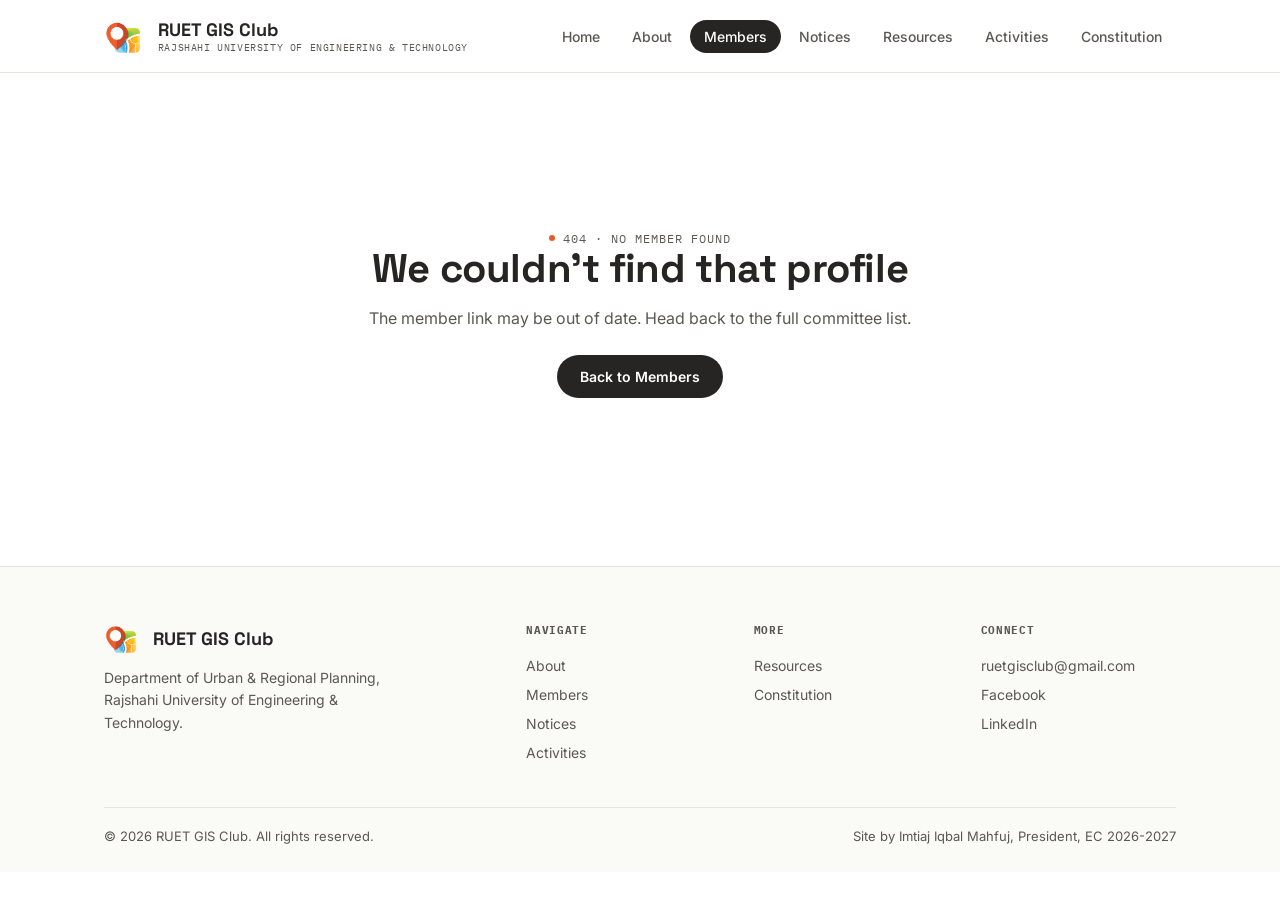
<file: member.html>
<!doctype html>
<html lang="en">
<head>
<meta charset="utf-8"/>
<meta name="viewport" content="width=device-width, initial-scale=1"/>
<title>Member Profile — RUET GIS Club</title>
<link rel="icon" type="image/png" href="Assets/favicon.png">
<link rel="preconnect" href="https://fonts.googleapis.com">
<link href="https://fonts.googleapis.com/css2?family=Space+Grotesk:wght@500;600;700&family=Inter:wght@400;500;600;700&family=IBM+Plex+Mono:wght@400;500&display=swap" rel="stylesheet">
<link rel="stylesheet" href="styles.css">
<script defer src="data.js"></script>
<script defer src="script.js"></script>
</head>
<body data-page="members">

<header id="site-header">
  <div class="wrap nav-inner">
    <a class="brand" href="index.html">
      <img src="Assets/logo-icon-512.png" alt="RUET GIS Club mark">
      <span>RUET GIS Club<small>Rajshahi University of Engineering &amp; Technology</small></span>
    </a>
    <nav class="main-nav">
      <a data-nav="home" href="index.html">Home</a>
      <a data-nav="about" href="about.html">About</a>
      <a data-nav="members" href="members.html">Members</a>
      <a data-nav="notices" href="notices.html">Notices</a>
      <a data-nav="resources" href="resources.html">Resources</a>
      <a data-nav="activities" href="activities.html">Activities</a>
      <a data-nav="constitution" href="constitution.html">Constitution</a>
    </nav>
    <button class="menu-btn" id="menuBtn">Menu</button>
  </div>
  <div id="mobile-nav">
    <a href="index.html">Home</a>
    <a href="about.html">About</a>
    <a href="members.html">Members</a>
    <a href="notices.html">Notices</a>
    <a href="resources.html">Resources</a>
    <a href="activities.html">Activities</a>
    <a href="constitution.html">Constitution</a>
  </div>
</header>

<section style="padding-top:72px;">
  <div class="wrap" id="memberProfile">
    <!-- filled by script.js based on ?slug= -->
  </div>
</section>

<footer id="site-footer">
  <div class="wrap">
    <div class="footer-grid">
      <div>
        <div class="brand" style="margin-bottom:10px;">
          <img src="Assets/logo-icon-512.png" alt="RUET GIS Club mark" style="height:30px;">
          <span>RUET GIS Club</span>
        </div>
        <p class="text-soft" style="font-size:14px; max-width:280px; line-height:1.6;">
          Department of Urban &amp; Regional Planning, Rajshahi University of Engineering &amp; Technology.
        </p>
      </div>
      <div>
        <h4>Navigate</h4>
        <a href="about.html">About</a>
        <a href="members.html">Members</a>
        <a href="notices.html">Notices</a>
        <a href="activities.html">Activities</a>
      </div>
      <div>
        <h4>More</h4>
        <a href="resources.html">Resources</a>
        <a href="constitution.html">Constitution</a>
      </div>
      <div>
        <h4>Connect</h4>
        <a href="mailto:ruetgisclub@gmail.com" data-site-email>ruetgisclub@gmail.com</a>
        <a href="https://facebook.com/ruetgisclub">Facebook</a>
        <a href="https://linkedin.com/company/ruetgisclub">LinkedIn</a>
      </div>
    </div>
    <div class="footer-bottom">
      <span>&copy; <span id="copyYear"></span> RUET GIS Club. All rights reserved.</span>
      <span>Site by Imtiaj Iqbal Mahfuj, President, EC 2026-2027</span>
    </div>
  </div>
</footer>

</body>
</html>
</file>
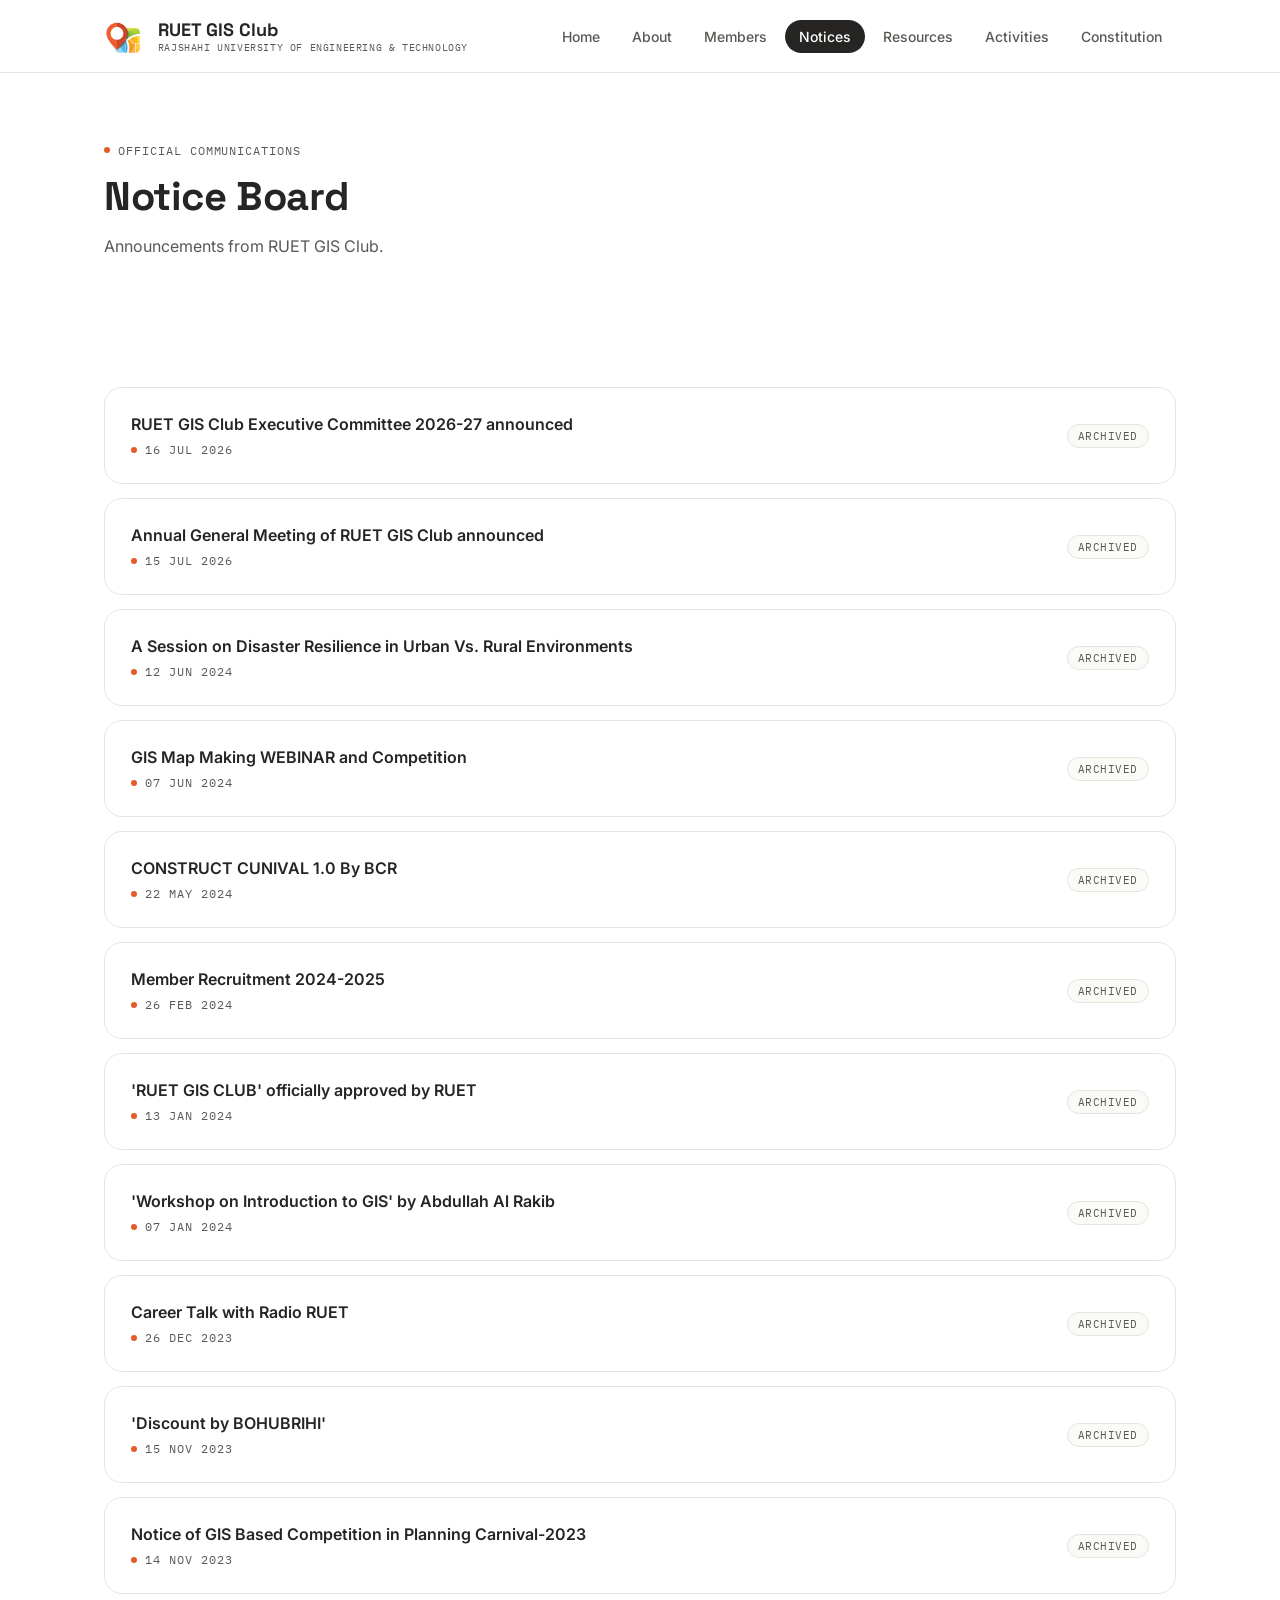
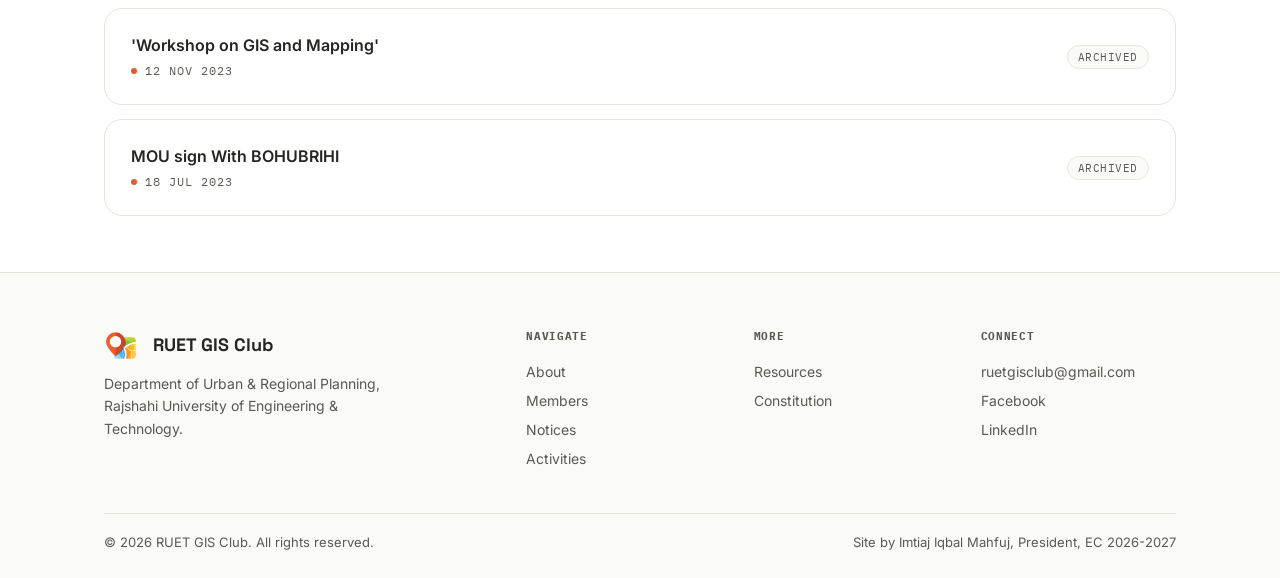
<file: notices.html>
<!doctype html>
<html lang="en">
<head>
<meta charset="utf-8"/>
<meta name="viewport" content="width=device-width, initial-scale=1"/>
<title>Notices — RUET GIS Club</title>
<meta name="description" content="Official notice board for RUET GIS Club.">
<link rel="icon" type="image/png" href="Assets/favicon.png">
<link rel="preconnect" href="https://fonts.googleapis.com">
<link href="https://fonts.googleapis.com/css2?family=Space+Grotesk:wght@500;600;700&family=Inter:wght@400;500;600;700&family=IBM+Plex+Mono:wght@400;500&display=swap" rel="stylesheet">
<link rel="stylesheet" href="styles.css">
<script defer src="data.js"></script>
<script defer src="script.js"></script>
</head>
<body data-page="notices">

<header id="site-header">
  <div class="wrap nav-inner">
    <a class="brand" href="index.html">
      <img src="Assets/logo-icon-512.png" alt="RUET GIS Club mark">
      <span>RUET GIS Club<small>Rajshahi University of Engineering &amp; Technology</small></span>
    </a>
    <nav class="main-nav">
      <a data-nav="home" href="index.html">Home</a>
      <a data-nav="about" href="about.html">About</a>
      <a data-nav="members" href="members.html">Members</a>
      <a data-nav="notices" href="notices.html">Notices</a>
      <a data-nav="resources" href="resources.html">Resources</a>
      <a data-nav="activities" href="activities.html">Activities</a>
      <a data-nav="constitution" href="constitution.html">Constitution</a>
    </nav>
    <button class="menu-btn" id="menuBtn">Menu</button>
  </div>
  <div id="mobile-nav">
    <a href="index.html">Home</a>
    <a href="about.html">About</a>
    <a href="members.html">Members</a>
    <a href="notices.html">Notices</a>
    <a href="resources.html">Resources</a>
    <a href="activities.html">Activities</a>
    <a href="constitution.html">Constitution</a>
  </div>
</header>

<section class="tight" style="padding-top:64px;">
  <div class="wrap">
    <span class="coord">OFFICIAL COMMUNICATIONS</span>
    <h1 class="section-title mt-16">Notice Board</h1>
    <p class="section-sub">
      Announcements from RUET GIS Club.
    </p>
  </div>
</section>

<section class="tight">
  <div class="wrap">
    <div class="grid" style="gap:14px;" id="noticeList"></div>
  </div>
</section>

<footer id="site-footer">
  <div class="wrap">
    <div class="footer-grid">
      <div>
        <div class="brand" style="margin-bottom:10px;">
          <img src="Assets/logo-icon-512.png" alt="RUET GIS Club mark" style="height:30px;">
          <span>RUET GIS Club</span>
        </div>
        <p class="text-soft" style="font-size:14px; max-width:280px; line-height:1.6;">
          Department of Urban &amp; Regional Planning, Rajshahi University of Engineering &amp; Technology.
        </p>
      </div>
      <div>
        <h4>Navigate</h4>
        <a href="about.html">About</a>
        <a href="members.html">Members</a>
        <a href="notices.html">Notices</a>
        <a href="activities.html">Activities</a>
      </div>
      <div>
        <h4>More</h4>
        <a href="resources.html">Resources</a>
        <a href="constitution.html">Constitution</a>
      </div>
      <div>
        <h4>Connect</h4>
        <a href="mailto:ruetgisclub@gmail.com" data-site-email>ruetgisclub@gmail.com</a>
        <a href="https://facebook.com/ruetgisclub">Facebook</a>
        <a href="https://linkedin.com/company/ruetgisclub">LinkedIn</a>
      </div>
    </div>
    <div class="footer-bottom">
      <span>&copy; <span id="copyYear"></span> RUET GIS Club. All rights reserved.</span>
      <span>Site by Imtiaj Iqbal Mahfuj, President, EC 2026-2027</span>
    </div>
  </div>
</footer>

</body>
</html>
</file>
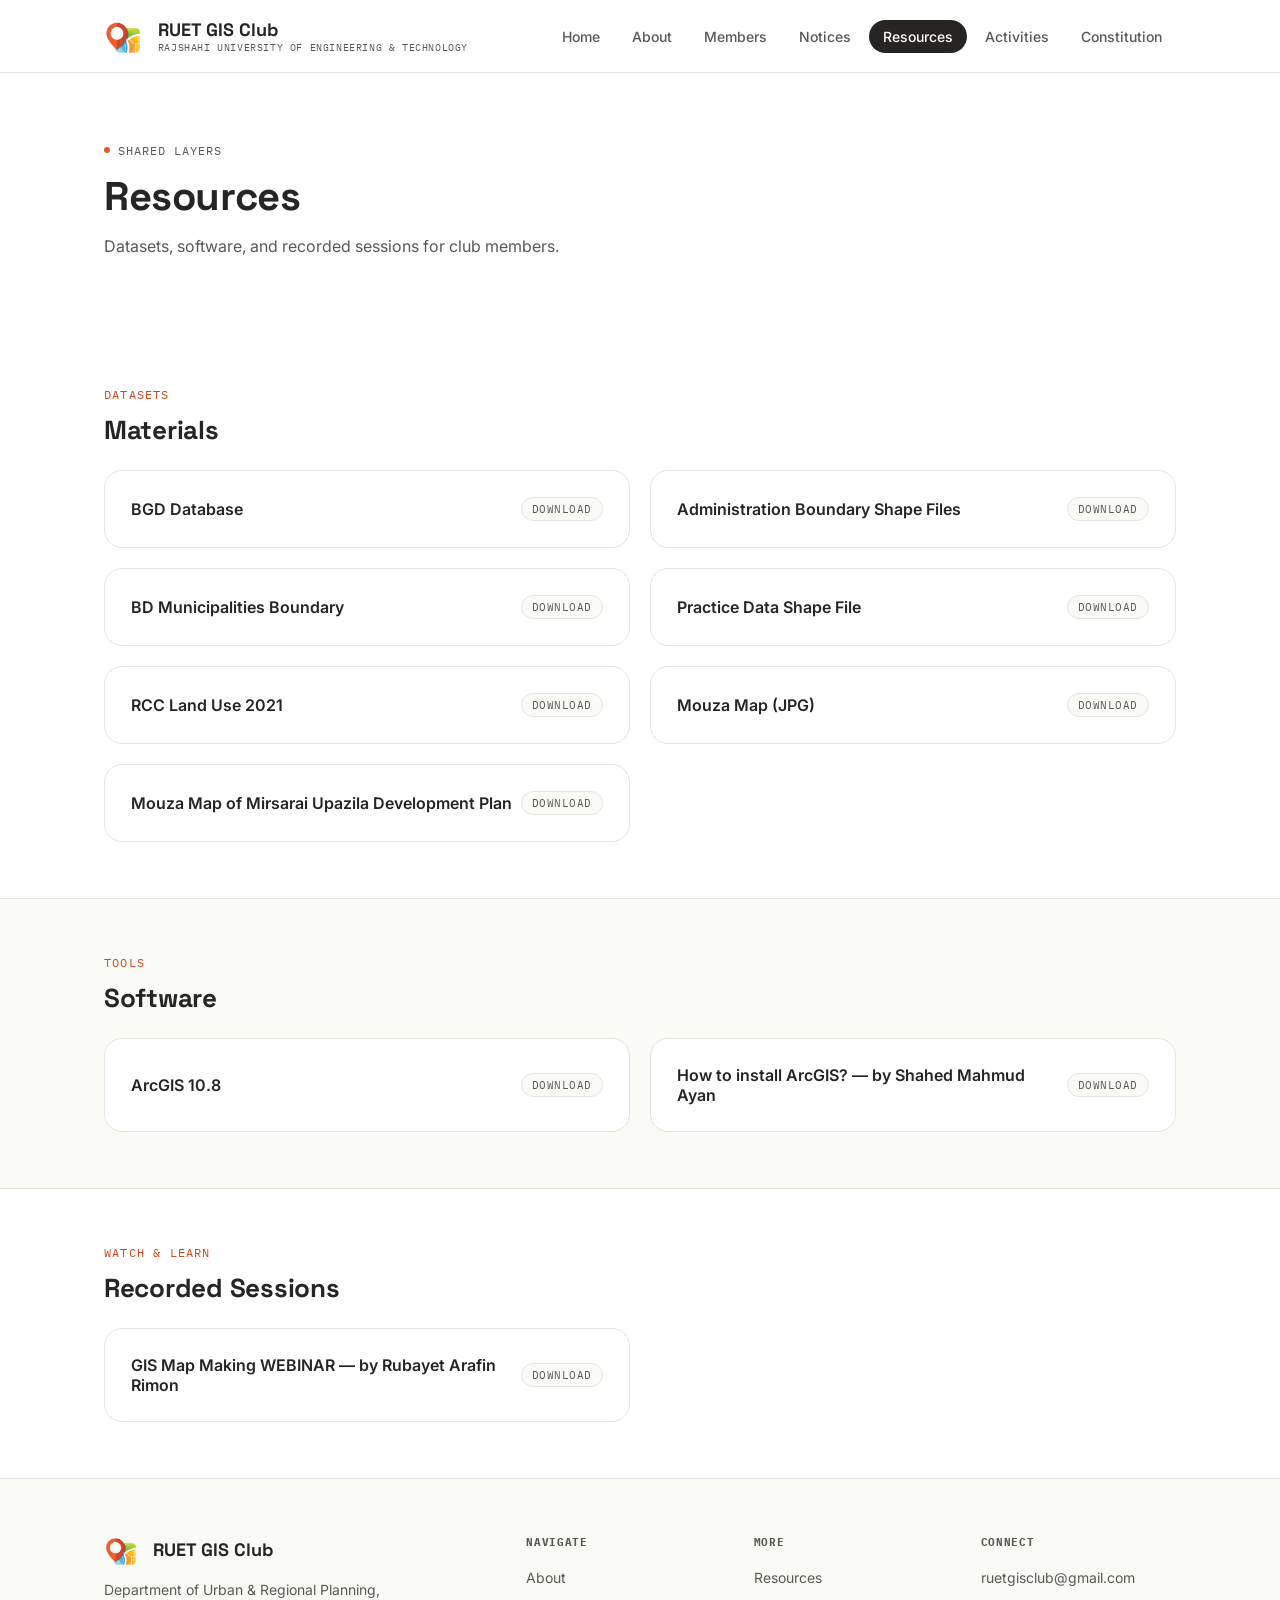
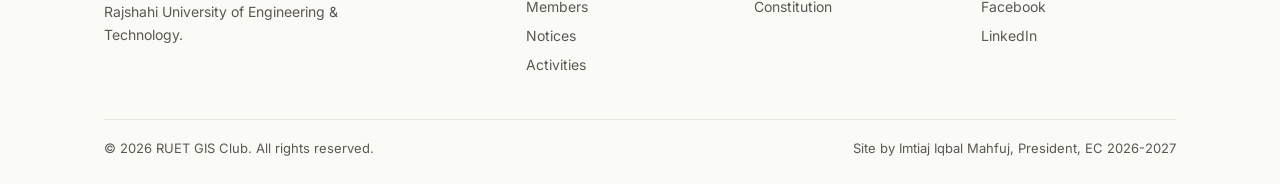
<file: resources.html>
<!doctype html>
<html lang="en">
<head>
<meta charset="utf-8"/>
<meta name="viewport" content="width=device-width, initial-scale=1"/>
<title>Resources — RUET GIS Club</title>
<meta name="description" content="GIS datasets, software, and recorded sessions shared by RUET GIS Club.">
<link rel="icon" type="image/png" href="Assets/favicon.png">
<link rel="preconnect" href="https://fonts.googleapis.com">
<link href="https://fonts.googleapis.com/css2?family=Space+Grotesk:wght@500;600;700&family=Inter:wght@400;500;600;700&family=IBM+Plex+Mono:wght@400;500&display=swap" rel="stylesheet">
<link rel="stylesheet" href="styles.css">
<script defer src="data.js"></script>
<script defer src="script.js"></script>
</head>
<body data-page="resources">

<header id="site-header">
  <div class="wrap nav-inner">
    <a class="brand" href="index.html">
      <img src="Assets/logo-icon-512.png" alt="RUET GIS Club mark">
      <span>RUET GIS Club<small>Rajshahi University of Engineering &amp; Technology</small></span>
    </a>
    <nav class="main-nav">
      <a data-nav="home" href="index.html">Home</a>
      <a data-nav="about" href="about.html">About</a>
      <a data-nav="members" href="members.html">Members</a>
      <a data-nav="notices" href="notices.html">Notices</a>
      <a data-nav="resources" href="resources.html">Resources</a>
      <a data-nav="activities" href="activities.html">Activities</a>
      <a data-nav="constitution" href="constitution.html">Constitution</a>
    </nav>
    <button class="menu-btn" id="menuBtn">Menu</button>
  </div>
  <div id="mobile-nav">
    <a href="index.html">Home</a>
    <a href="about.html">About</a>
    <a href="members.html">Members</a>
    <a href="notices.html">Notices</a>
    <a href="resources.html">Resources</a>
    <a href="activities.html">Activities</a>
    <a href="constitution.html">Constitution</a>
  </div>
</header>

<section class="tight" style="padding-top:64px;">
  <div class="wrap">
    <span class="coord">SHARED LAYERS</span>
    <h1 class="section-title mt-16">Resources</h1>
    <p class="section-sub">Datasets, software, and recorded sessions for club members.</p>
  </div>
</section>

<section class="tight">
  <div class="wrap">
    <span class="eyebrow">Datasets</span>
    <h2 class="section-title" style="font-size:26px;">Materials</h2>
    <div class="grid grid-2 mt-24" id="resDataList"></div>
  </div>
</section>

<section class="tight" style="background:var(--rgc-paper-soft); border-top:1px solid var(--rgc-line); border-bottom:1px solid var(--rgc-line);">
  <div class="wrap">
    <span class="eyebrow">Tools</span>
    <h2 class="section-title" style="font-size:26px;">Software</h2>
    <div class="grid grid-2 mt-24" id="resSoftwareList"></div>
  </div>
</section>

<section class="tight">
  <div class="wrap">
    <span class="eyebrow">Watch &amp; learn</span>
    <h2 class="section-title" style="font-size:26px;">Recorded Sessions</h2>
    <div class="grid grid-2 mt-24" id="resSessionList"></div>
  </div>
</section>

<footer id="site-footer">
  <div class="wrap">
    <div class="footer-grid">
      <div>
        <div class="brand" style="margin-bottom:10px;">
          <img src="Assets/logo-icon-512.png" alt="RUET GIS Club mark" style="height:30px;">
          <span>RUET GIS Club</span>
        </div>
        <p class="text-soft" style="font-size:14px; max-width:280px; line-height:1.6;">
          Department of Urban &amp; Regional Planning, Rajshahi University of Engineering &amp; Technology.
        </p>
      </div>
      <div>
        <h4>Navigate</h4>
        <a href="about.html">About</a>
        <a href="members.html">Members</a>
        <a href="notices.html">Notices</a>
        <a href="activities.html">Activities</a>
      </div>
      <div>
        <h4>More</h4>
        <a href="resources.html">Resources</a>
        <a href="constitution.html">Constitution</a>
      </div>
      <div>
        <h4>Connect</h4>
        <a href="mailto:ruetgisclub@gmail.com" data-site-email>ruetgisclub@gmail.com</a>
        <a href="https://facebook.com/ruetgisclub">Facebook</a>
        <a href="https://linkedin.com/company/ruetgisclub">LinkedIn</a>
      </div>
    </div>
    <div class="footer-bottom">
      <span>&copy; <span id="copyYear"></span> RUET GIS Club. All rights reserved.</span>
      <span>Site by Imtiaj Iqbal Mahfuj, President, EC 2026-2027</span>
    </div>
  </div>
</footer>

</body>
</html>
</file>
<file: styles.css>
/* ==========================================================================
   RUET GIS Club — Design Tokens & Shared Styles
   Palette pulled from the club mark: pin-orange, map-green, sky-blue, amber.
   Background stays white/paper; ink is a soft near-black, not pure #000.
   ========================================================================== */

:root {
  /* Brand colors — from the club logo */
  --rgc-orange: #E45A2B;   /* pin */
  --rgc-orange-dark: #C74A20;
  --rgc-green: #8CC63F;    /* map fold */
  --rgc-blue: #4FC3E8;     /* base layer */
  --rgc-amber: #FDB913;    /* frame */

  /* Neutrals */
  --rgc-ink: #262523;      /* primary text — soft black */
  --rgc-ink-soft: #5B5854;
  --rgc-paper: #FFFFFF;
  --rgc-paper-soft: #FAFAF7;
  --rgc-line: #E7E4DD;
  --rgc-line-strong: #C9C5BC;

  /* Type */
  --font-display: 'Space Grotesk', 'Inter', ui-sans-serif, system-ui, sans-serif;
  --font-body: 'Inter', ui-sans-serif, system-ui, -apple-system, sans-serif;
  --font-mono: 'IBM Plex Mono', ui-monospace, 'SFMono-Regular', monospace;

  --container: 1120px;
}

* { box-sizing: border-box; }

html { scroll-behavior: smooth; }

body {
  margin: 0;
  font-family: var(--font-body);
  color: var(--rgc-ink);
  background: var(--rgc-paper);
  -webkit-font-smoothing: antialiased;
}

h1, h2, h3, h4 {
  font-family: var(--font-display);
  letter-spacing: -0.01em;
  margin: 0;
  color: var(--rgc-ink);
}

a { color: inherit; text-decoration: none; }

.wrap {
  max-width: var(--container);
  margin: 0 auto;
  padding: 0 24px;
}

/* ---------- Coordinate eyebrow (signature typographic device) ---------- */
.coord {
  font-family: var(--font-mono);
  font-size: 12px;
  letter-spacing: 0.08em;
  text-transform: uppercase;
  color: var(--rgc-ink-soft);
  display: inline-flex;
  align-items: center;
  gap: 8px;
}
.coord::before {
  content: "";
  width: 6px;
  height: 6px;
  border-radius: 50%;
  background: var(--rgc-orange);
  display: inline-block;
}

/* ---------- Layer-stack divider (signature element) ----------
   A row of the four brand colors, like map layer swatches.
   Used instead of a plain hairline between major sections. */
.layer-divider {
  height: 4px;
  width: 100%;
  display: flex;
  overflow: hidden;
}
.layer-divider span { flex: 1; }
.layer-divider .l1 { background: var(--rgc-orange); }
.layer-divider .l2 { background: var(--rgc-amber); }
.layer-divider .l3 { background: var(--rgc-green); }
.layer-divider .l4 { background: var(--rgc-blue); }

.layer-tag {
  display: inline-flex;
  gap: 4px;
  align-items: center;
}
.layer-tag i { width: 10px; height: 10px; border-radius: 2px; display: inline-block; }
.layer-tag .i1 { background: var(--rgc-orange); }
.layer-tag .i2 { background: var(--rgc-amber); }
.layer-tag .i3 { background: var(--rgc-green); }
.layer-tag .i4 { background: var(--rgc-blue); }

/* ---------- Navbar ---------- */
#site-header {
  position: sticky;
  top: 0;
  z-index: 100;
  background: rgba(255,255,255,0.88);
  backdrop-filter: blur(8px);
  border-bottom: 1px solid var(--rgc-line);
}
.nav-inner {
  display: flex;
  align-items: center;
  justify-content: space-between;
  height: 72px;
}
.brand {
  display: flex;
  align-items: center;
  gap: 10px;
  font-family: var(--font-display);
  font-weight: 700;
  font-size: 18px;
  color: var(--rgc-ink);
}
.brand img { height: 34px; width: auto; display: block; }
.brand small {
  display: block;
  font-family: var(--font-mono);
  font-weight: 400;
  font-size: 10px;
  letter-spacing: 0.06em;
  color: var(--rgc-ink-soft);
  text-transform: uppercase;
}

nav.main-nav {
  display: flex;
  gap: 4px;
}
nav.main-nav a {
  font-size: 14px;
  font-weight: 500;
  padding: 8px 14px;
  border-radius: 999px;
  color: var(--rgc-ink-soft);
  transition: all .15s ease;
}
nav.main-nav a:hover { color: var(--rgc-ink); background: var(--rgc-paper-soft); }
nav.main-nav a.active { color: var(--rgc-paper); background: var(--rgc-ink); }

.menu-btn {
  display: none;
  border: 1px solid var(--rgc-line-strong);
  background: none;
  border-radius: 10px;
  padding: 8px 10px;
  cursor: pointer;
}

#mobile-nav {
  display: none;
  border-bottom: 1px solid var(--rgc-line);
  background: var(--rgc-paper);
}
#mobile-nav.open { display: block; }
#mobile-nav a {
  display: block;
  padding: 14px 24px;
  font-size: 15px;
  border-bottom: 1px solid var(--rgc-line);
}

@media (max-width: 860px) {
  nav.main-nav { display: none; }
  .menu-btn { display: inline-flex; align-items: center; gap: 6px; }
}

/* ---------- Buttons ---------- */
.btn {
  display: inline-flex;
  align-items: center;
  gap: 8px;
  padding: 12px 22px;
  border-radius: 999px;
  font-weight: 600;
  font-size: 14px;
  border: 1px solid transparent;
  cursor: pointer;
  transition: transform .15s ease, box-shadow .15s ease, background .15s ease;
}
.btn-primary { background: var(--rgc-ink); color: #fff; }
.btn-primary:hover { transform: translateY(-1px); box-shadow: 0 8px 20px rgba(38,37,35,0.18); }
.btn-outline { background: transparent; border-color: var(--rgc-line-strong); color: var(--rgc-ink); }
.btn-outline:hover { border-color: var(--rgc-ink); }
.btn-accent { background: var(--rgc-orange); color: #fff; }
.btn-accent:hover { transform: translateY(-1px); box-shadow: 0 8px 20px rgba(228,90,43,0.28); }

/* ---------- Sections ---------- */
section { padding: 88px 0; }
section.tight { padding: 56px 0; }
.eyebrow {
  font-family: var(--font-mono);
  font-size: 12px;
  letter-spacing: 0.1em;
  text-transform: uppercase;
  color: var(--rgc-orange-dark);
  margin-bottom: 14px;
  display: block;
}
.section-title {
  font-size: clamp(28px, 4vw, 40px);
  line-height: 1.15;
  max-width: 720px;
}
.section-sub {
  color: var(--rgc-ink-soft);
  font-size: 16px;
  max-width: 640px;
  margin-top: 14px;
  line-height: 1.6;
}

/* ---------- Cards ---------- */
.card {
  border: 1px solid var(--rgc-line);
  border-radius: 18px;
  background: var(--rgc-paper);
  padding: 26px;
}
.card:hover { border-color: var(--rgc-line-strong); }

.grid { display: grid; gap: 20px; }
.grid-2 { grid-template-columns: repeat(2, 1fr); }
.grid-3 { grid-template-columns: repeat(3, 1fr); }
.grid-4 { grid-template-columns: repeat(4, 1fr); }
@media (max-width: 860px) {
  .grid-2, .grid-3, .grid-4 { grid-template-columns: repeat(2,1fr); }
}
@media (max-width: 560px) {
  .grid-2, .grid-3, .grid-4 { grid-template-columns: 1fr; }
}

/* ---------- Stat blocks ---------- */
.stat {
  border: 1px solid var(--rgc-line);
  border-radius: 16px;
  padding: 22px;
  text-align: left;
}
.stat .num {
  font-family: var(--font-display);
  font-size: 34px;
  font-weight: 700;
}
.stat .label {
  font-family: var(--font-mono);
  font-size: 11px;
  text-transform: uppercase;
  letter-spacing: 0.06em;
  color: var(--rgc-ink-soft);
  margin-top: 4px;
  display: block;
}

/* ---------- People cards (members/EC) ---------- */
.person {
  border: 1px solid var(--rgc-line);
  border-radius: 18px;
  padding: 22px;
  display: flex;
  flex-direction: column;
  gap: 14px;
  transition: transform .15s ease, border-color .15s ease;
}
.person:hover { transform: translateY(-3px); border-color: var(--rgc-line-strong); }
.avatar {
  width: 64px;
  height: 64px;
  border-radius: 14px;
  background: var(--rgc-paper-soft);
  border: 1px solid var(--rgc-line);
  display: flex;
  align-items: center;
  justify-content: center;
  font-family: var(--font-display);
  font-weight: 700;
  font-size: 20px;
  color: var(--rgc-ink-soft);
  overflow: hidden;
}
.avatar img { width: 100%; height: 100%; object-fit: cover; }
.person .role {
  font-family: var(--font-mono);
  font-size: 11px;
  text-transform: uppercase;
  letter-spacing: 0.05em;
  color: var(--rgc-orange-dark);
}
.person .name { font-size: 17px; font-weight: 700; font-family: var(--font-display); }
.person .meta { font-size: 13px; color: var(--rgc-ink-soft); }

/* ---------- Table (general members, notices) ---------- */
table.simple {
  width: 100%;
  border-collapse: collapse;
  font-size: 14px;
}
table.simple th {
  text-align: left;
  font-family: var(--font-mono);
  font-size: 11px;
  text-transform: uppercase;
  letter-spacing: 0.05em;
  color: var(--rgc-ink-soft);
  padding: 10px 12px;
  border-bottom: 1px solid var(--rgc-line-strong);
}
table.simple td {
  padding: 10px 12px;
  border-bottom: 1px solid var(--rgc-line);
}
table.simple tr:hover td { background: var(--rgc-paper-soft); }

/* ---------- Footer ---------- */
#site-footer {
  border-top: 1px solid var(--rgc-line);
  background: var(--rgc-paper-soft);
  padding: 56px 0 28px;
}
.footer-grid {
  display: grid;
  grid-template-columns: 2fr 1fr 1fr 1fr;
  gap: 32px;
}
@media (max-width: 760px) {
  .footer-grid { grid-template-columns: 1fr 1fr; }
}
#site-footer h4 {
  font-family: var(--font-mono);
  font-size: 11px;
  text-transform: uppercase;
  letter-spacing: 0.06em;
  color: var(--rgc-ink-soft);
  margin-bottom: 14px;
}
#site-footer a {
  display: block;
  font-size: 14px;
  color: var(--rgc-ink-soft);
  padding: 6px 0;
}
#site-footer a:hover { color: var(--rgc-orange-dark); }
.footer-bottom {
  margin-top: 40px;
  padding-top: 20px;
  border-top: 1px solid var(--rgc-line);
  display: flex;
  justify-content: space-between;
  flex-wrap: wrap;
  gap: 10px;
  font-size: 13px;
  color: var(--rgc-ink-soft);
}

/* ---------- Hero graticule background (signature motif) ---------- */
.hero-grid {
  position: absolute;
  inset: 0;
  background-image:
    linear-gradient(var(--rgc-line) 1px, transparent 1px),
    linear-gradient(90deg, var(--rgc-line) 1px, transparent 1px);
  background-size: 56px 56px;
  mask-image: radial-gradient(ellipse at 50% 0%, black 0%, transparent 75%);
  opacity: 0.7;
  pointer-events: none;
}

/* ---------- Utility ---------- */
.badge {
  display: inline-block;
  font-family: var(--font-mono);
  font-size: 11px;
  text-transform: uppercase;
  letter-spacing: 0.05em;
  padding: 4px 10px;
  border-radius: 999px;
  background: var(--rgc-paper-soft);
  border: 1px solid var(--rgc-line);
  color: var(--rgc-ink-soft);
}
.pill-row { display: flex; flex-wrap: wrap; gap: 8px; }

.center { text-align: center; }
.mt-8 { margin-top: 8px; } .mt-16 { margin-top: 16px; } .mt-24 { margin-top: 24px; } .mt-40 { margin-top: 40px; }
.text-soft { color: var(--rgc-ink-soft); }

details.acc summary {
  cursor: pointer;
  font-family: var(--font-display);
  font-weight: 600;
  padding: 16px 0;
  border-bottom: 1px solid var(--rgc-line);
  list-style: none;
}
details.acc summary::-webkit-details-marker { display: none; }
details.acc[open] summary { color: var(--rgc-orange-dark); }
details.acc .acc-body { padding: 0 0 20px; color: var(--rgc-ink-soft); line-height: 1.7; }

.const-toc {
  border: 1px solid var(--rgc-line);
  border-radius: 16px;
  padding: 22px 26px;
  background: var(--rgc-paper-soft);
}
.const-toc a { display: block; padding: 5px 0; font-size: 14px; }
.const-toc a:hover { color: var(--rgc-orange-dark); }

.article-block h3 {
  font-size: 20px;
  margin-top: 40px;
  padding-top: 24px;
  border-top: 1px solid var(--rgc-line);
}
.article-block h4 { font-size: 15px; margin-top: 20px; }
.article-block p { line-height: 1.75; color: var(--rgc-ink-soft); font-size: 15px; }

/* Navigation Dropdown */
.nav-dropdown {
  position: relative;
  display: inline-block;
}
.dropdown-content {
  display: none;
  position: absolute;
  top: 100%;
  left: 0;
  background-color: var(--rgc-paper);
  min-width: 220px;
  box-shadow: 0 8px 24px rgba(0,0,0,0.08);
  border: 1px solid var(--rgc-line);
  border-radius: 8px;
  z-index: 100;
  padding: 8px 0;
  flex-direction: column;
}
.nav-dropdown:hover .dropdown-content {
  display: flex;
}
.dropdown-content a {
  padding: 8px 16px;
  color: var(--rgc-ink);
  text-decoration: none;
  font-size: 14px;
}
.dropdown-content a:hover {
  background-color: var(--rgc-paper-soft);
  color: var(--rgc-accent);
}

/* Social Icons on Cards */
.social-icons-row {
  display: flex;
  gap: 12px;
}
.social-icons-row a {
  color: var(--rgc-ink-soft);
  transition: color 0.2s;
  display: flex;
}
.social-icons-row a:hover {
  color: var(--rgc-accent);
}
</file>
